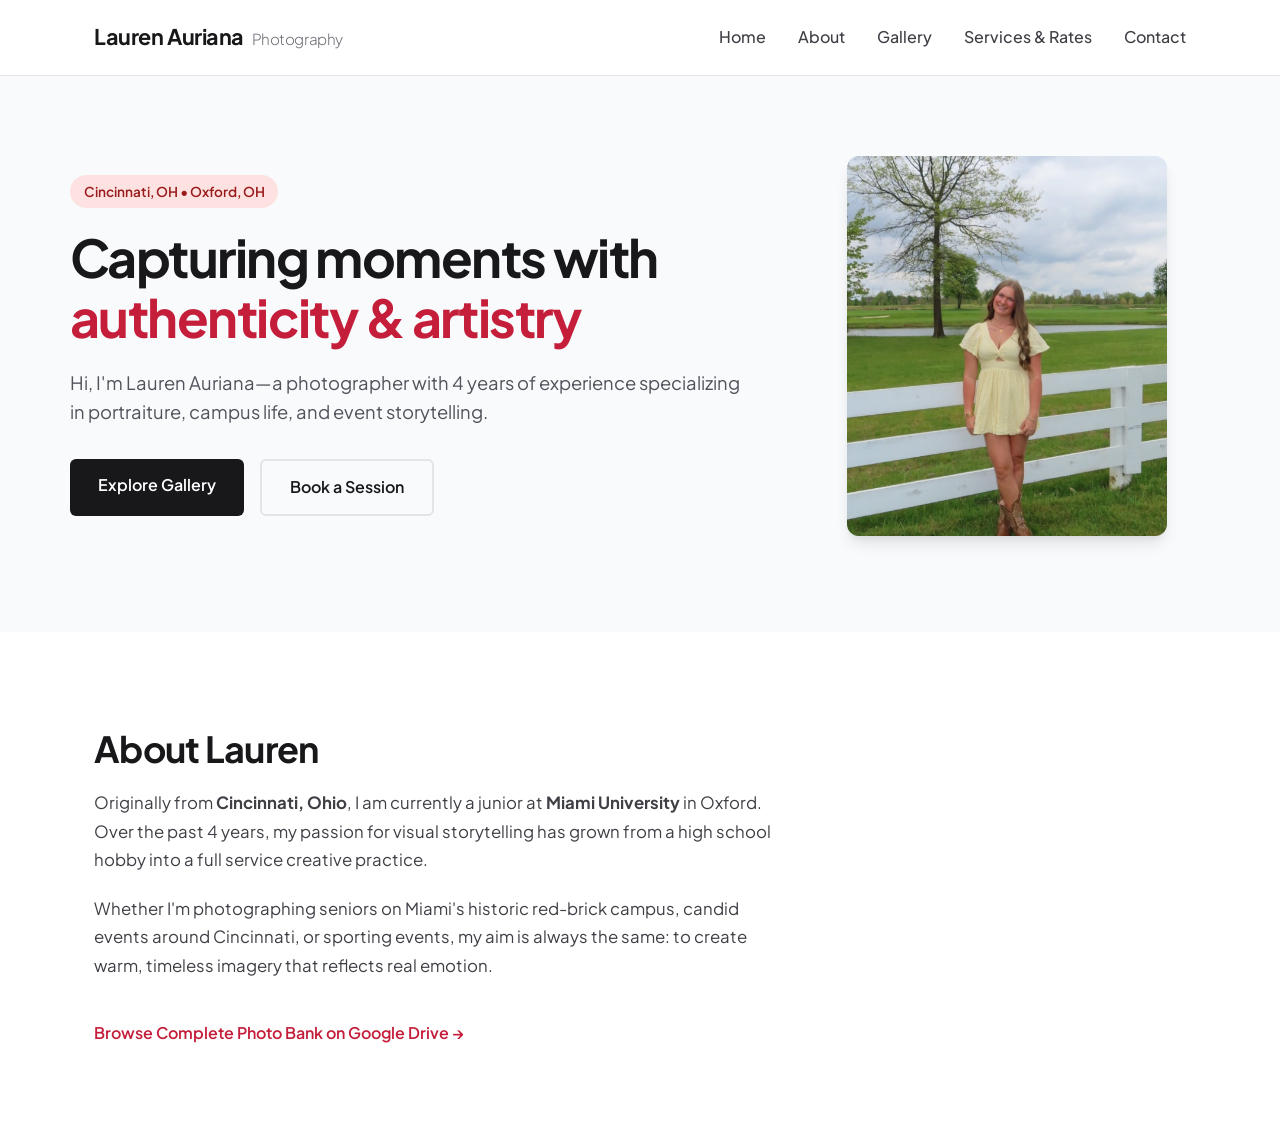
<file: index.html>
<!DOCTYPE html>
<html lang="en">
<head>
    <meta charset="UTF-8">
    <meta name="viewport" content="width=device-width, initial-scale=1.0">
    <title>Lauren Auriana | Photography Portfolio</title>
    <link rel="stylesheet" href="styles.css">
    <!-- Google Fonts -->
    <link rel="preconnect" href="https://fonts.googleapis.com">
    <link rel="preconnect" href="https://fonts.gstatic.com" crossorigin>
    <link href="https://fonts.googleapis.com/css2?family=Plus+Jakarta+Sans:wght@300;400;500;600;700&display=swap" rel="stylesheet">
</head>
<body>

    <!-- Header & Navigation Bar -->
    <header class="navbar-header">
        <div class="nav-container">
            <a href="#hero" class="brand-logo">Lauren Auriana <span class="tag">Photography</span></a>
            <nav class="nav-menu">
                <ul>
                    <li><a href="index.html">Home</a></li>
                    <li><a href="About.html">About</a></li>
                    <li><a href="Gallery.html">Gallery</a></li>
                    <li><a href="S&R.html">Services & Rates</a></li>
                    <li><a href="Contact.html" class="active">Contact</a></li>
                </ul>
            </nav>
        </div>
    </header>

    <!-- Main Content Area -->
    <main>
        
        <!-- Hero Banner Section -->
        <section id="hero" class="hero-section">
            <div class="hero-container">
                <div class="hero-text">
                    <span class="badge">Cincinnati, OH &bull; Oxford, OH</span>
                    <h1>Capturing moments with <span class="highlight">authenticity & artistry</span></h1>
                    <p class="subtitle">Hi, I'm Lauren Auriana—a photographer with 4 years of experience specializing in portraiture, campus life, and event storytelling.</p>
                    <div class="hero-actions">
                        <a href="Gallery.html" class="btn btn-primary">Explore Gallery</a>
                        <a href="Contact.html" class="btn btn-outline">Book a Session</a>
                    </div>
                </div>
                <div class="hero-image-wrapper">
                    <!-- Replace 'lauren-portrait.jpg' with your photo filename -->
                    <img src="Images/IMG_4068.JPG" alt="Lauren Auriana Portrait" class="profile-img">
                </div>
            </div>
        </section>

        <!-- Section 1: About Me -->
        <section id="about" class="section">
            <div class="container">
                <h2 class="section-title">About Lauren</h2>
                <div class="about-grid">
                    <div class="about-bio">
                        <p>Originally from <strong>Cincinnati, Ohio</strong>, I am currently a junior at <strong>Miami University</strong> in Oxford. Over the past 4 years, my passion for visual storytelling has grown from a high school hobby into a full service creative practice.</p>
                        <p>Whether I'm photographing seniors on Miami's historic red-brick campus, candid events around Cincinnati, or sporting events, my aim is always the same: to create warm, timeless imagery that reflects real emotion.</p>
                        <a href="https://drive.google.com/drive/folders/1ESZ1KI2FhLfgGzex_Zj77bA0giWdPBnZ?usp=drive_link" target="_blank" rel="noopener noreferrer" class="link-external">
                            Browse Complete Photo Bank on Google Drive &rarr;
                        </a>
</file>
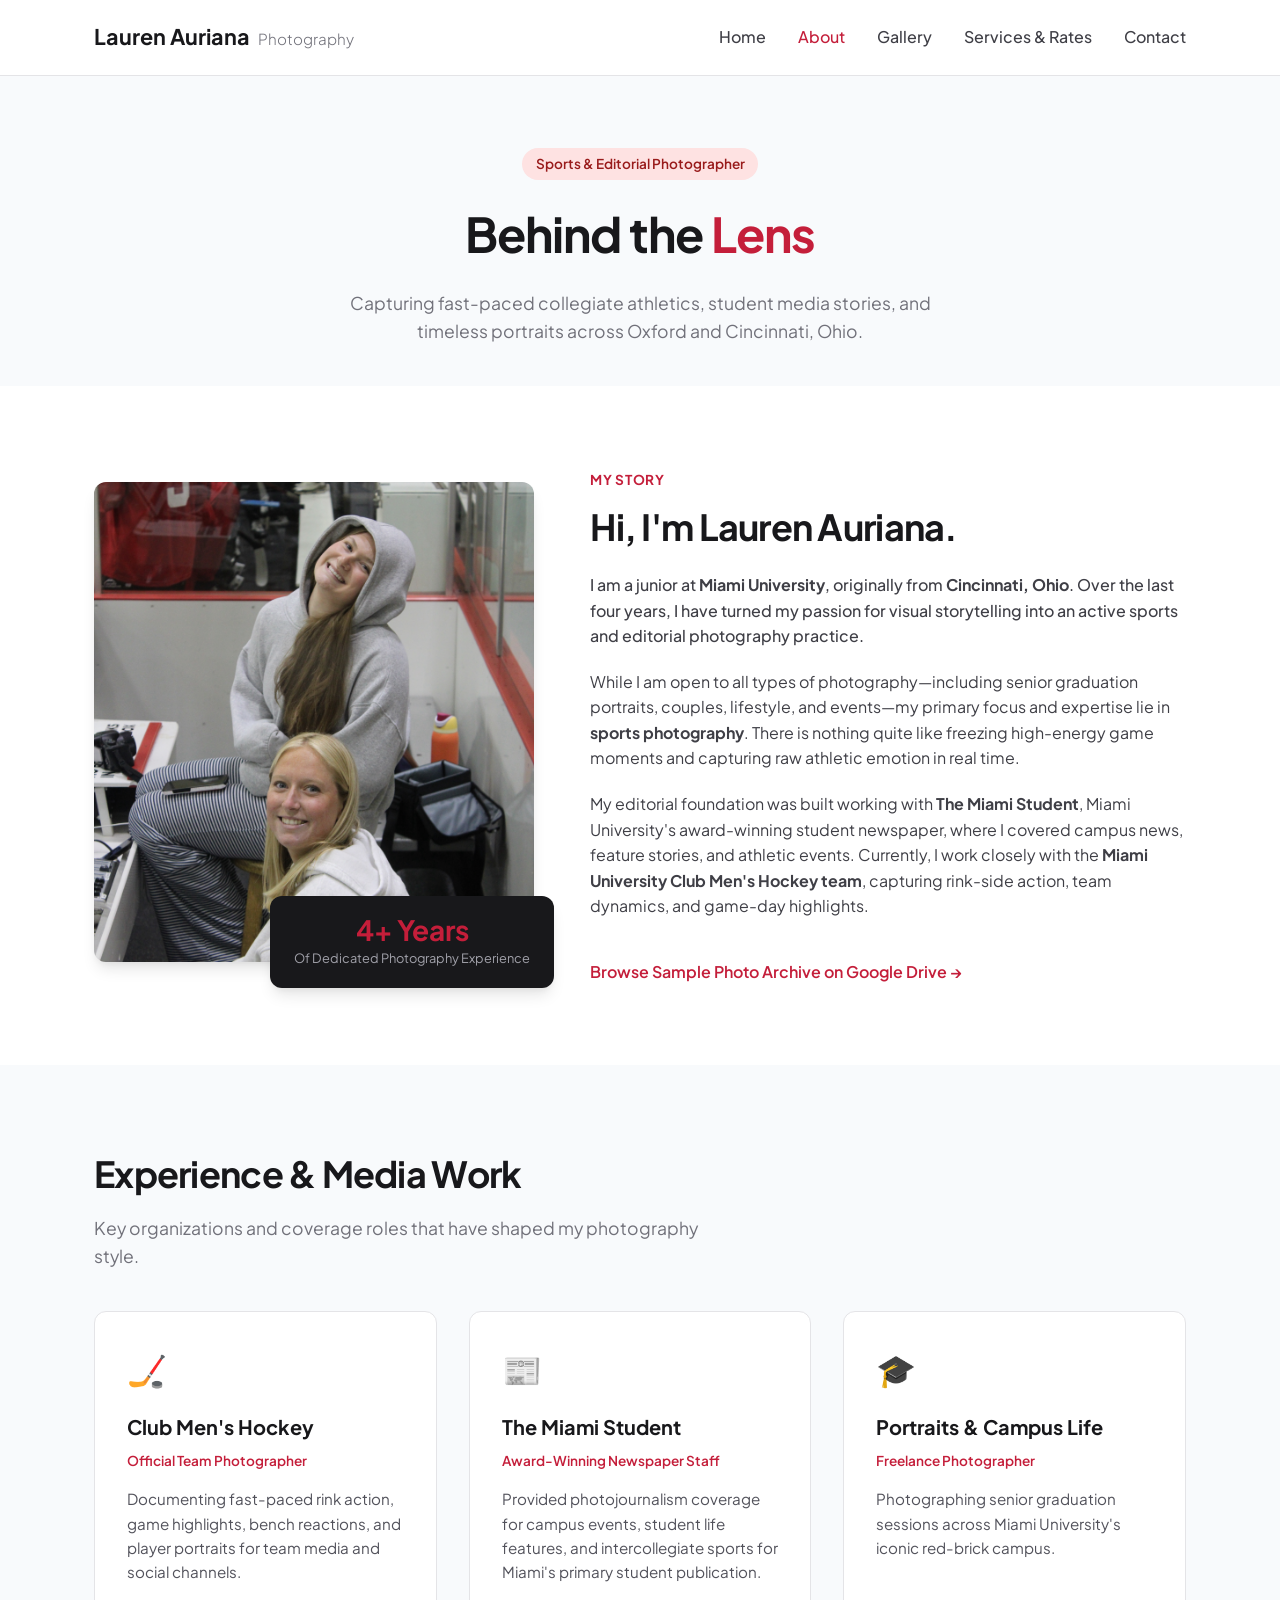
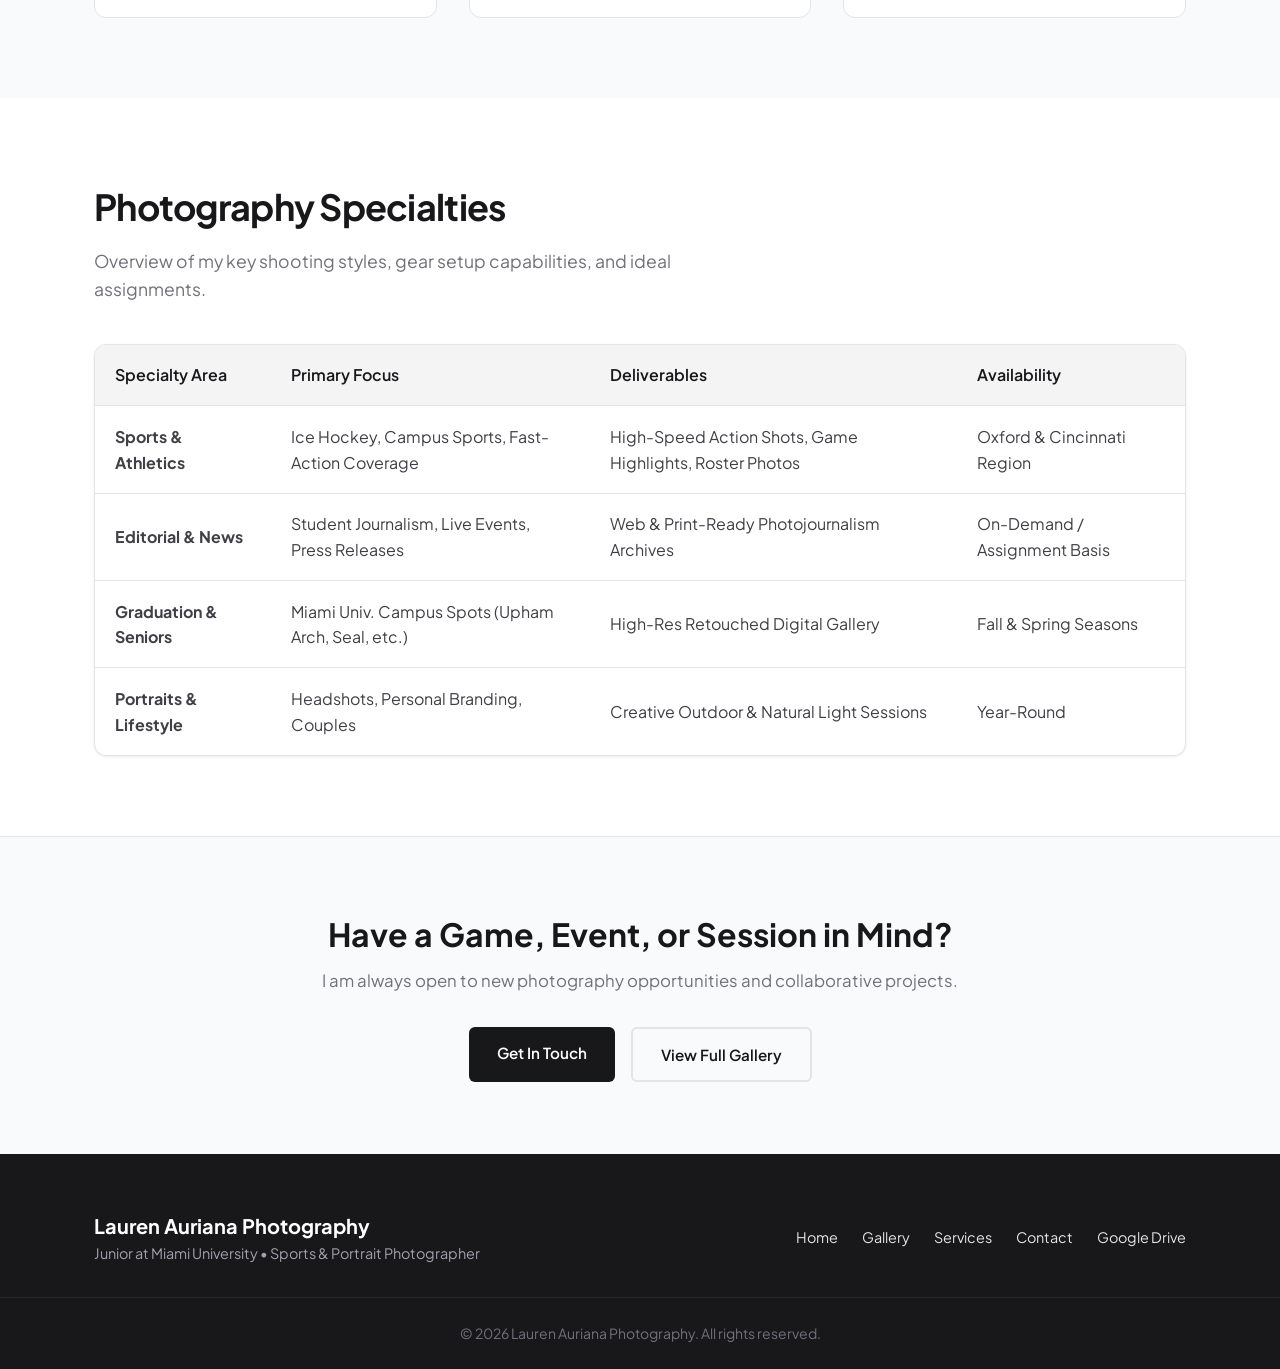
<file: About.html>
<!DOCTYPE html>
<html lang="en">
<head>
    <meta charset="UTF-8">
    <meta name="viewport" content="width=device-width, initial-scale=1.0">
    <title>About Me | Lauren Auriana Photography</title>
    <link rel="stylesheet" href="About.css">
    <!-- Google Fonts -->
    <link rel="preconnect" href="https://fonts.googleapis.com">
    <link rel="preconnect" href="https://fonts.gstatic.com" crossorigin>
    <link href="https://fonts.googleapis.com/css2?family=Plus+Jakarta+Sans:wght@300;400;500;600;700&display=swap" rel="stylesheet">
</head>
<body>

    <!-- Header & Navigation Bar -->
    <header class="navbar-header">
        <div class="nav-container">
            <a href="index.html" class="brand-logo">Lauren Auriana <span class="tag">Photography</span></a>
            <nav class="nav-menu">
                <ul>
                    <li><a href="index.html">Home</a></li>
                    <li><a href="About.html" class="active">About</a></li>
                    <li><a href="Gallery.html">Gallery</a></li>
                    <li><a href="S&R.html">Services & Rates</a></li>
                    <li><a href="Contact.html">Contact</a></li>
                </ul>
            </nav>
        </div>
    </header>

    <!-- Main Content Area -->
    <main>
        
        <!-- Hero Section -->
        <section class="about-hero">
            <div class="container">
                <span class="badge">Sports & Editorial Photographer</span>
                <h1>Behind the <span class="highlight">Lens</span></h1>
                <p class="subtitle">Capturing fast-paced collegiate athletics, student media stories, and timeless portraits across Oxford and Cincinnati, Ohio.</p>
            </div>
        </section>

        <!-- Main Bio & Story Section -->
        <section class="section">
            <div class="container">
                <div class="bio-grid">
                    
                    <div class="bio-image-wrapper">
                        <!-- Replace 'lauren-action.jpg' with your photo filename -->
                        <img src="Images/IMG_0722_Original.jpg" alt="Lauren Auriana Behind the Camera" class="bio-img">
                        <div class="experience-card">
                            <h3>4+ Years</h3>
                            <p>Of Dedicated Photography Experience</p>
                        </div>
                    </div>

                    <div class="bio-text">
                        <span class="section-tag">My Story</span>
                        <h2>Hi, I'm Lauren Auriana.</h2>
                        <p class="lead-p">I am a junior at <strong>Miami University</strong>, originally from <strong>Cincinnati, Ohio</strong>. Over the last four years, I have turned my passion for visual storytelling into an active sports and editorial photography practice.</p>

                        <p>While I am open to all types of photography—including senior graduation portraits, couples, lifestyle, and events—my primary focus and expertise lie in <strong>sports photography</strong>. There is nothing quite like freezing high-energy game moments and capturing raw athletic emotion in real time.</p>

                        <p>My editorial foundation was built working with <strong>The Miami Student</strong>, Miami University's award-winning student newspaper, where I covered campus news, feature stories, and athletic events. Currently, I work closely with the <strong>Miami University Club Men's Hockey team</strong>, capturing rink-side action, team dynamics, and game-day highlights.</p>

                        <a href="https://drive.google.com/drive/folders/1ESZ1KI2FhLfgGzex_Zj77bA0giWdPBnZ?usp=drive_link" target="_blank" rel="noopener noreferrer" class="link-external">
                            Browse Sample Photo Archive on Google Drive &rarr;
                        </a>
                    </div>

                </div>
            </div>
        </section>

        <!-- Experience Highlights / Timeline -->
        <section class="section section-alt">
            <div class="container">
                <h2 class="section-title">Experience & Media Work</h2>
                <p class="section-intro">Key organizations and coverage roles that have shaped my photography style.</p>

                <div class="experience-grid">
                    
                    <div class="exp-card">
                        <div class="exp-icon">&#127954;</div>
                        <h3>Club Men's Hockey</h3>
                        <span class="exp-role">Official Team Photographer</span>
                        <p>Documenting fast-paced rink action, game highlights, bench reactions, and player portraits for team media and social channels.</p>
                    </div>

                    <div class="exp-card">
                        <div class="exp-icon">&#128240;</div>
                        <h3>The Miami Student</h3>
                        <span class="exp-role">Award-Winning Newspaper Staff</span>
                        <p>Provided photojournalism coverage for campus events, student life features, and intercollegiate sports for Miami's primary student publication.</p>
                    </div>

                    <div class="exp-card">
                        <div class="exp-icon">&#127891;</div>
                        <h3>Portraits & Campus Life</h3>
                        <span class="exp-role">Freelance Photographer</span>
                        <p>Photographing senior graduation sessions across Miami University's iconic red-brick campus.</p>
                    </div>

                </div>
            </div>
        </section>

        <!-- Sports & Photography Capabilities Table -->
        <section class="section">
            <div class="container">
                <h2 class="section-title">Photography Specialties</h2>
                <p class="section-intro">Overview of my key shooting styles, gear setup capabilities, and ideal assignments.</p>

                <div class="table-wrapper">
                    <table class="specialty-table">
                        <thead>
                            <tr>
                                <th>Specialty Area</th>
                                <th>Primary Focus</th>
                                <th>Deliverables</th>
                                <th>Availability</th>
                            </tr>
                        </thead>
                        <tbody>
                            <tr>
                                <td><strong>Sports & Athletics</strong></td>
                                <td>Ice Hockey, Campus Sports, Fast-Action Coverage</td>
                                <td>High-Speed Action Shots, Game Highlights, Roster Photos</td>
                                <td>Oxford & Cincinnati Region</td>
                            </tr>
                            <tr>
                                <td><strong>Editorial & News</strong></td>
                                <td>Student Journalism, Live Events, Press Releases</td>
                                <td>Web & Print-Ready Photojournalism Archives</td>
                                <td>On-Demand / Assignment Basis</td>
                            </tr>
                            <tr>
                                <td><strong>Graduation & Seniors</strong></td>
                                <td>Miami Univ. Campus Spots (Upham Arch, Seal, etc.)</td>
                                <td>High-Res Retouched Digital Gallery</td>
                                <td>Fall & Spring Seasons</td>
                            </tr>
                            <tr>
                                <td><strong>Portraits & Lifestyle</strong></td>
                                <td>Headshots, Personal Branding, Couples</td>
                                <td>Creative Outdoor & Natural Light Sessions</td>
                                <td>Year-Round</td>
                            </tr>
                        </tbody>
                    </table>
                </div>
            </div>
        </section>

        <!-- Call to Action Banner -->
        <section class="cta-banner">
            <div class="container text-center">
                <h2>Have a Game, Event, or Session in Mind?</h2>
                <p>I am always open to new photography opportunities and collaborative projects.</p>
                <div class="cta-buttons">
                    <a href="Contact.html" class="btn btn-primary">Get In Touch</a>
                    <a href="Gallery.html" class="btn btn-outline">View Full Gallery</a>
                </div>
            </div>
        </section>

    </main>

    <!-- Footer -->
    <footer class="footer">
        <div class="container footer-container">
            <div class="footer-info">
                <h3>Lauren Auriana Photography</h3>
                <p>Junior at Miami University &bull; Sports & Portrait Photographer</p>
            </div>
            <div class="footer-socials">
                <a href="index.html">Home</a>
                <a href="Gallery.html">Gallery</a>
                <a href="S&R.html">Services</a>
                <a href="Contact.html">Contact</a>
                <a href="https://drive.google.com/drive/folders/1ESZ1KI2FhLfgGzex_Zj77bA0giWdPBnZ?usp=drive_link" target="_blank" rel="noopener noreferrer">Google Drive</a>
            </div>
        </div>
        <div class="footer-bottom">
            <p>&copy; 2026 Lauren Auriana Photography. All rights reserved.</p>
        </div>
    </footer>

</body>
</html>
</file>
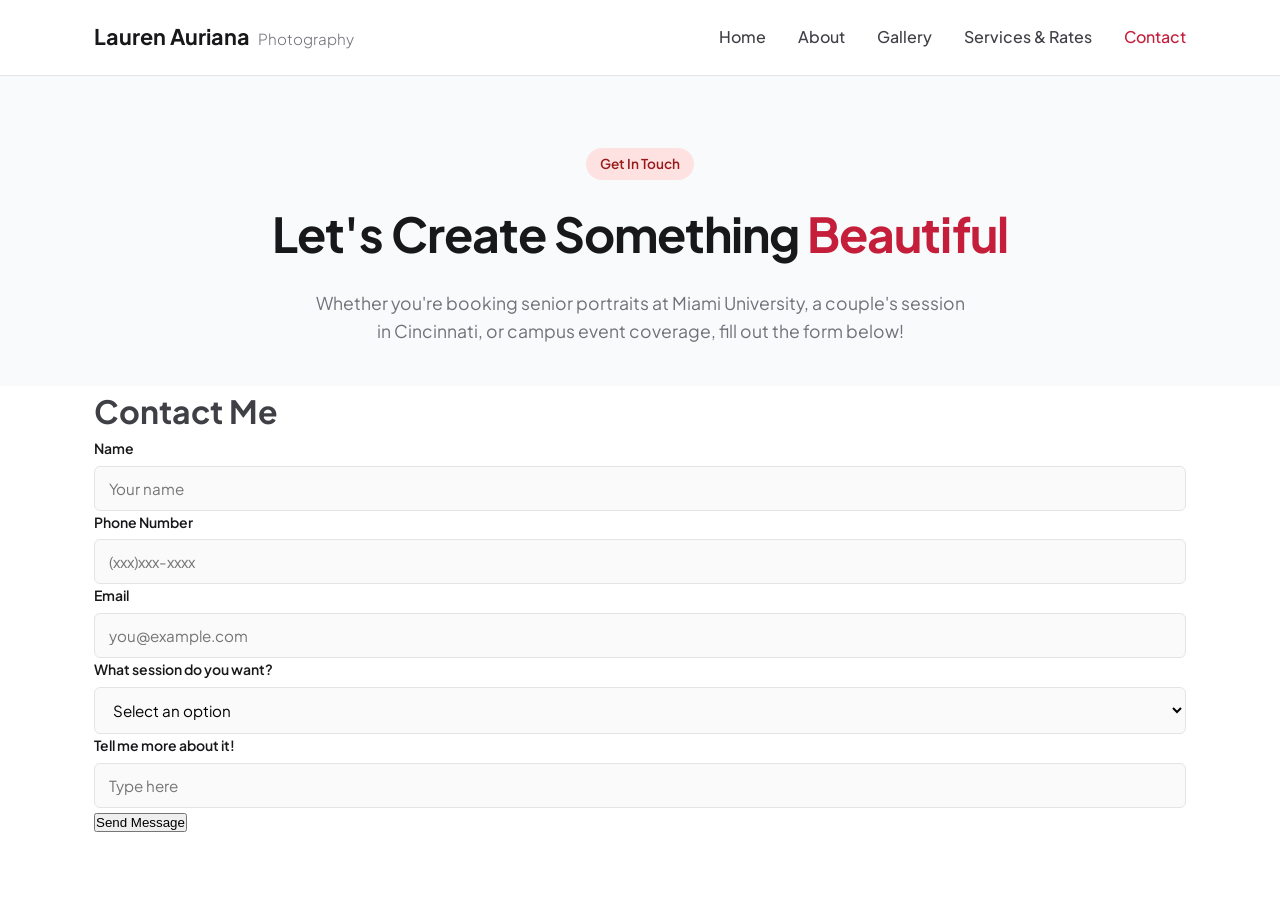
<file: Contact.html>
<!DOCTYPE html>
<html lang="en">
<head>
    <meta charset="UTF-8">
    <meta name="viewport" content="width=device-width, initial-scale=1.0">
    <title>Contact & Booking | Lauren Auriana Photography</title>
    <link rel="stylesheet" href="Contact.css">
    <!-- Google Fonts -->
    <link rel="preconnect" href="https://fonts.googleapis.com">
    <link rel="preconnect" href="https://fonts.gstatic.com" crossorigin>
    <link href="https://fonts.googleapis.com/css2?family=Plus+Jakarta+Sans:wght@300;400;500;600;700&display=swap" rel="stylesheet">
</head>
<body>

    <!-- Header & Navigation Bar -->
    <header class="navbar-header">
        <div class="nav-container">
            <a href="index.html" class="brand-logo">Lauren Auriana <span class="tag">Photography</span></a>
            <nav class="nav-menu">
                <ul>
                    <li><a href="index.html">Home</a></li>
                    <li><a href="About.html">About</a></li>
                    <li><a href="Gallery.html">Gallery</a></li>
                    <li><a href="S&R.html">Services & Rates</a></li>
                    <li><a href="Contact.html" class="active">Contact</a></li>
                </ul>
            </nav>
        </div>
    </header>

    <!-- Main Content -->
    <main>
        
        <!-- Hero Section -->
        <section class="contact-hero">
            <div class="container">
                <span class="badge">Get In Touch</span>
                <h1>Let's Create Something <span class="highlight">Beautiful</span></h1>
                <p class="subtitle">Whether you're booking senior portraits at Miami University, a couple's session in Cincinnati, or campus event coverage, fill out the form below!</p>
            </div>
        </section>

        <!-- Form & Info Section -->
         <div class="main-wrapper">
        <div class="container">
            <h1>Contact Me</h1>

            <form action="https://formspree.io/f/mqppqjed" method="POST">
                <div class="form-group">
                    <label for="name">Name</label>
                    <input type="text" id="name" name="name" placeholder="Your name" required>
                </div>
                
                <div class="form-group">
                    <label for="Numer">Phone Number</label>
                    <input type="phone number" id="Number" name="Number" placeholder="(xxx)xxx-xxxx" required>
                </div>

                <div class="form-group">
                    <label for="email">Email</label>
                    <input type="email" id="email" name="email" placeholder="you@example.com" required>
                </div>

                <div class="form-group">
                    <label for="hear-about">What session do you want?</label>
                    <select name="reference" id="hear-about">
                        <option value="" disabled selected>Select an option</option>
                        <option value="Grad & Senior">Grad & Senior</option>
                        <option value="Sporting Event">Sporting Event</option>
                        <option value="Couple/engagement">Couple/Engagement</option>
                        <option value="Portraits/Headshots">Portraits/Headshots</option>
                        <option value="Events/Socials">Events & Socials</option>
                    </select>
                </div>

                <div class="form-group">
                    <label>Tell me more about it!</label>
                    <div class="radio-group">
                        <input type="text" id="name" name="name" placeholder="Type here" required>
                    </div>
                </div>

                <button type="submit">Send Message</button>
            </form>
        </div>
</file>
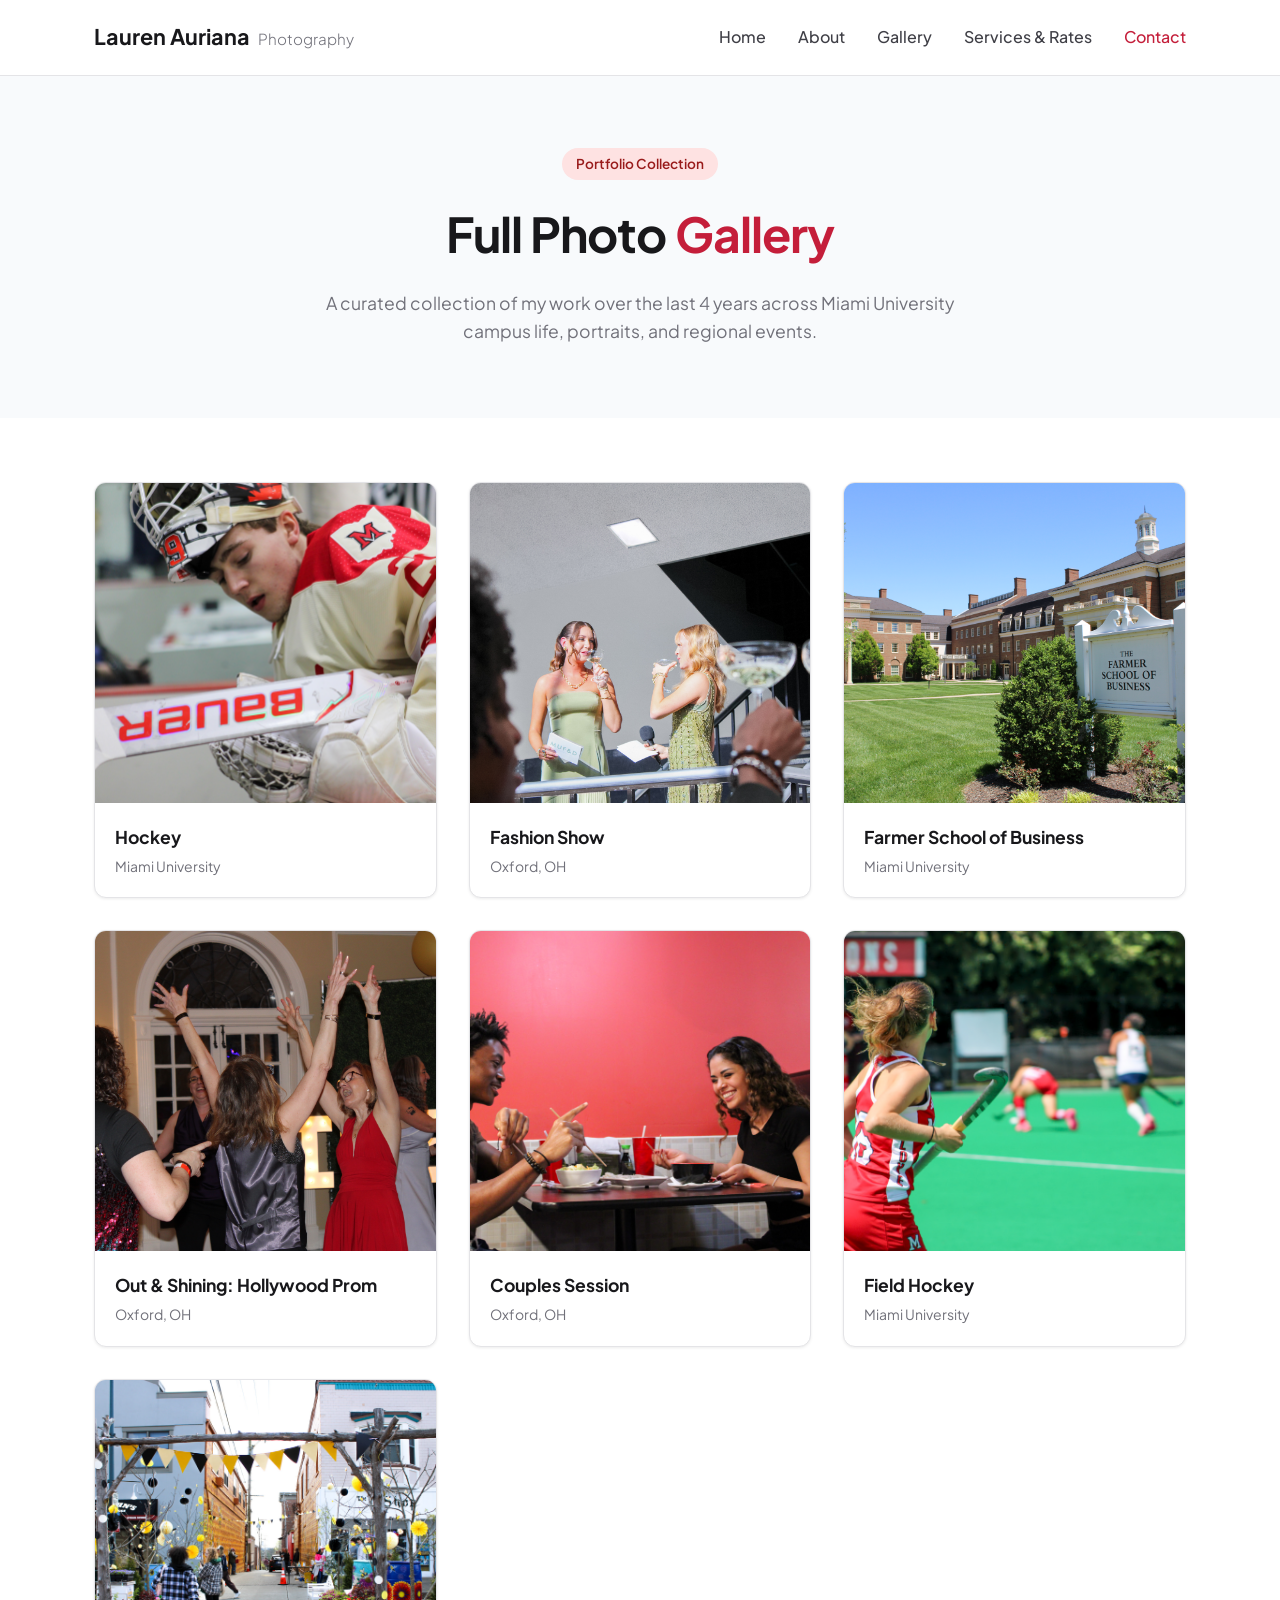
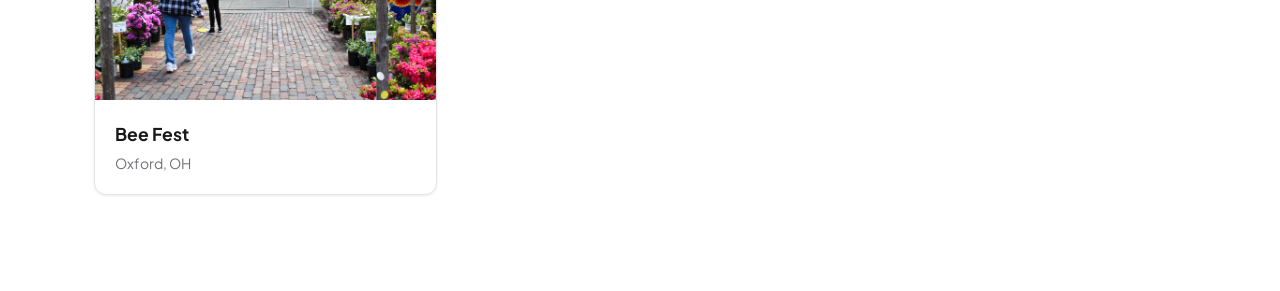
<file: Gallery.html>
<!DOCTYPE html>
<html lang="en">
<head>
    <meta charset="UTF-8">
    <meta name="viewport" content="width=device-width, initial-scale=1.0">
    <title>Gallery | Lauren Auriana Photography</title>
    <link rel="stylesheet" href="Gallery.css">
    <!-- Google Fonts -->
    <link rel="preconnect" href="https://fonts.googleapis.com">
    <link rel="preconnect" href="https://fonts.gstatic.com" crossorigin>
    <link href="https://fonts.googleapis.com/css2?family=Plus+Jakarta+Sans:wght@300;400;500;600;700&display=swap" rel="stylesheet">
</head>
<body>

    <!-- Header & Navigation -->
    <header class="navbar-header">
        <div class="nav-container">
            <a href="index.html" class="brand-logo">Lauren Auriana <span class="tag">Photography</span></a>
            <nav class="nav-menu">
                 <ul>
                    <li><a href="index.html">Home</a></li>
                    <li><a href="About.html">About</a></li>
                    <li><a href="Gallery.html">Gallery</a></li>
                    <li><a href="S&R.html">Services & Rates</a></li>
                    <li><a href="Contact.html" class="active">Contact</a></li>
                </ul>
            </nav>
        </div>
    </header>

    <!-- Main Content -->
    <main class="gallery-page">
        <section class="gallery-hero">
            <div class="container">
                <span class="badge">Portfolio Collection</span>
                <h1>Full Photo <span class="highlight">Gallery</span></h1>
                <p class="subtitle">A curated collection of my work over the last 4 years across Miami University campus life, portraits, and regional events.</p>
                
            </div>
        </section>

        <!-- Photo Grid Section -->
        <section class="gallery-section">
            <div class="container">
                <div class="photo-grid">

                    <!-- PHOTO ITEM 1 -->
                    <div class="photo-card filter-item portraits campus">
                        <img src="Images/IMG_4934.JPG" alt="Hockey" onclick="openLightbox(this)">
                        <div class="photo-info">
                            <h3>Hockey</h3>
                            <p>Miami University</p>
                        </div>
                    </div>

                    <!-- PHOTO ITEM 2 -->
                    <div class="photo-card filter-item portraits lifestyle">
                        <img src="Images/IMG_0858%20(1).jpg" alt="Fashion Show" onclick="openLightbox(this)">
                        <div class="photo-info">
                            <h3>Fashion Show</h3>
                            <p>Oxford, OH</p>
                        </div>
                    </div>

                    <!-- PHOTO ITEM 3 -->
                    <div class="photo-card filter-item campus events">
                        <img src="Images/IMG_1506.JPG" alt="Farmer" onclick="openLightbox(this)">
                        <div class="photo-info">
                            <h3>Farmer School of Business</h3>
                            <p>Miami University</p>
                        </div>
                    </div>

                    <!-- PHOTO ITEM 4 -->
                    <div class="photo-card filter-item portraits">
                        <img src="Images/IMG_0404.JPG" alt="Prom" onclick="openLightbox(this)">
                        <div class="photo-info">
                            <h3>Out & Shining: Hollywood Prom</h3>
                            <p>Oxford, OH</p>
                        </div>
                    </div>

                    <!-- PHOTO ITEM 5 -->
                    <div class="photo-card filter-item lifestyle">
                        <img src="Images/IMG_0521.JPG" alt="Couples Session" onclick="openLightbox(this)">
                        <div class="photo-info">
                            <h3>Couples Session</h3>
                            <p>Oxford, OH</p>
                        </div>
                    </div>

                    <!-- PHOTO ITEM 6 -->
                    <div class="photo-card filter-item campus">
                        <img src="Images/IMG_1559.jpg" alt="Field Hockey" onclick="openLightbox(this)">
                        <div class="photo-info">
                            <h3>Field Hockey</h3>
                            <p>Miami University</p>
                        </div>
                    </div>

                    <!-- PHOTO ITEM 7 -->
                    <div class="photo-card filter-item events">
                        <img src="Images/IMG_0799.JPG" alt="Music Festival Event Photography" onclick="openLightbox(this)">
                        <div class="photo-info">
                        <h3>Bee Fest</h3>
                            <p>Oxford, OH</p>
                            </div>
</file>
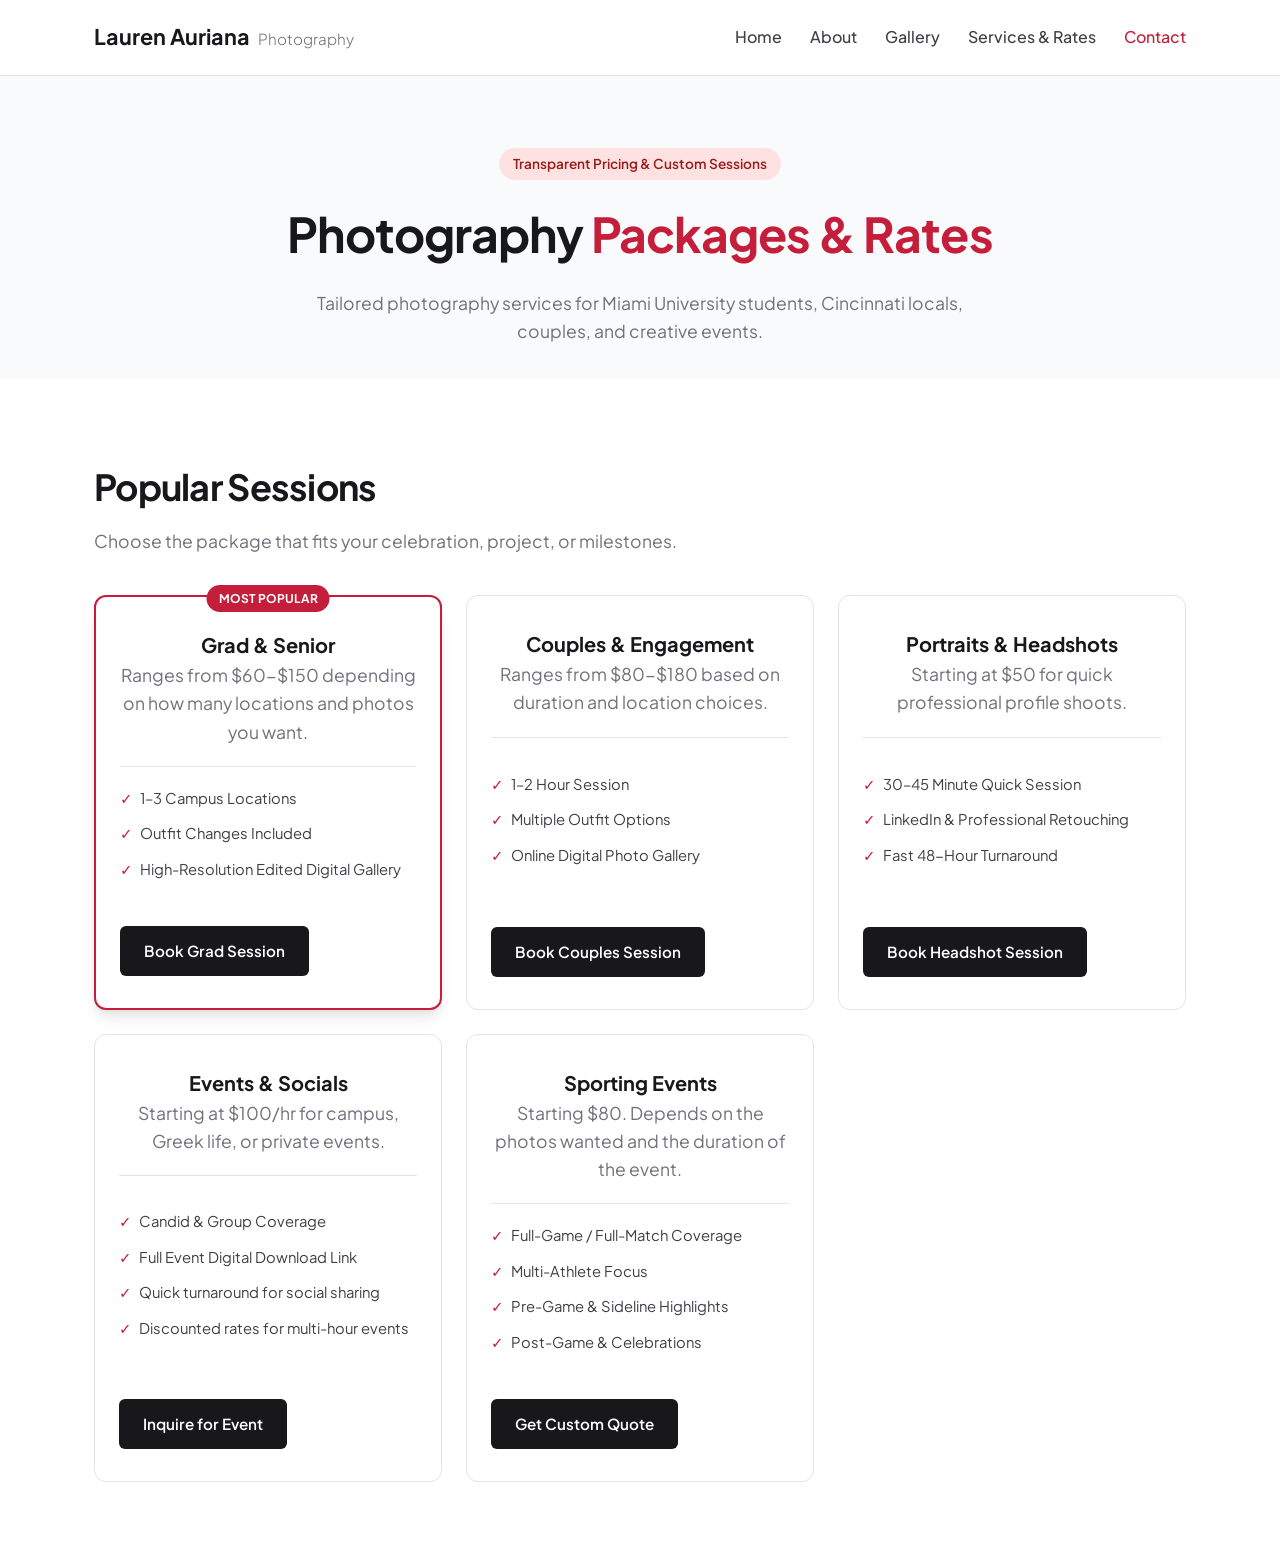
<file: S&R.html>
<!DOCTYPE html>
<html lang="en">
<head>
    <meta charset="UTF-8">
    <meta name="viewport" content="width=device-width, initial-scale=1.0">
    <title>Services & Pricing | Lauren Auriana Photography</title>
    <link rel="stylesheet" href="S&R.css">
    <!-- Google Fonts -->
    <link rel="preconnect" href="https://fonts.googleapis.com">
    <link rel="preconnect" href="https://fonts.gstatic.com" crossorigin>
    <link href="https://fonts.googleapis.com/css2?family=Plus+Jakarta+Sans:wght@300;400;500;600;700&display=swap" rel="stylesheet">
</head>
<body>

    <!-- Header & Navigation Bar -->
    <header class="navbar-header">
        <div class="nav-container">
            <a href="index.html" class="brand-logo">Lauren Auriana <span class="tag">Photography</span></a>
            <nav class="nav-menu">
                <ul>
                    <li><a href="index.html">Home</a></li>
                    <li><a href="About.html">About</a></li>
                    <li><a href="Gallery.html">Gallery</a></li>
                    <li><a href="S&R.html">Services & Rates</a></li>
                    <li><a href="Contact.html" class="active">Contact</a></li>
                </ul>
            </nav>
        </div>
    </header>

    <!-- Main Content -->
    <main>
        
        <!-- Hero Section -->
        <section class="services-hero">
            <div class="container">
                <span class="badge">Transparent Pricing & Custom Sessions</span>
                <h1>Photography <span class="highlight">Packages & Rates</span></h1>
                <p class="subtitle">Tailored photography services for Miami University students, Cincinnati locals, couples, and creative events.</p>
            </div>
        </section>

        <!-- Featured Package Cards -->
        <section class="section">
            <div class="container">
                <h2 class="section-title">Popular Sessions</h2>
                <p class="section-intro">Choose the package that fits your celebration, project, or milestones.</p>

                <div class="packages-grid">
                    
                    <!-- Package 1: Senior & Grad -->
                    <div class="package-card featured">
                        <span class="popular-tag">Most Popular</span>
                        <div class="package-header">
                            <h3>Grad & Senior</h3>
                            <p class="subtitle">Ranges from $60-$150 depending on how many locations and photos you want.</p>
                        </div>
                        <ul class="package-features">
                            <li>1–3 Campus Locations</li>
                            <li>Outfit Changes Included</li>
                            <li>High-Resolution Edited Digital Gallery</li>
                        </ul>
                        <div class="package-footer">
                            <a href="Contact.html" class="btn btn-primary">Book Grad Session</a>
                        </div>
                    </div>

                    <!-- Package 2: Couples & Engagement -->
                    <div class="package-card">
                        <div class="package-header">
                            <h3>Couples & Engagement</h3>
                            <p class="subtitle">Ranges from $80-$180 based on duration and location choices.</p>
                        </div>
                        <ul class="package-features">
                            <li>1–2 Hour Session</li>
                            <li>Multiple Outfit Options</li>
                            <li>Online Digital Photo Gallery</li>
                        </ul>
                        <div class="package-footer">
                            <a href="Contact.html" class="btn btn-primary">Book Couples Session</a>
                        </div>
                    </div>

                    <!-- Package 3: Portraits & Headshots -->
                    <div class="package-card">
                        <div class="package-header">
                            <h3>Portraits & Headshots</h3>
                            <p class="subtitle">Starting at $50 for quick professional profile shoots.</p>
                        </div>
                        <ul class="package-features">
                            <li>30–45 Minute Quick Session</li>
                            <li>LinkedIn & Professional Retouching</li>
                            <li>Fast 48-Hour Turnaround</li>
                        </ul>
                        <div class="package-footer">
                            <a href="Contact.html" class="btn btn-primary">Book Headshot Session</a>
                        </div>
                    </div>

                    <!-- Package 4: Events & Parties -->
                    <div class="package-card">
                        <div class="package-header">
                            <h3>Events & Socials</h3>
                            <p class="subtitle">Starting at $100/hr for campus, Greek life, or private events.</p>
                        </div>
                        <ul class="package-features">
                            <li>Candid & Group Coverage</li>
                            <li>Full Event Digital Download Link</li>
                            <li>Quick turnaround for social sharing</li>
                            <li>Discounted rates for multi-hour events</li>
                        </ul>
                        <div class="package-footer">
                            <a href="Contact.html" class="btn btn-primary">Inquire for Event</a>
                        </div>
                    </div>

                    <!-- Package 5: Custom & Branding -->
                    <div class="package-card">
                        <div class="package-header">
                            <h3>Sporting Events</h3>
                            <p class="subtitle">Starting $80. Depends on the photos wanted and the duration of the event.</p>
                        </div>
                        <ul class="package-features">
                            <li>Full-Game / Full-Match Coverage</li>
                            <li>Multi-Athlete Focus</li>
                            <li>Pre-Game & Sideline Highlights</li>
                            <li>Post-Game & Celebrations</li>
                        </ul>
                        <div class="package-footer">
                            <a href="Contact.html" class="btn btn-primary">Get Custom Quote</a>
                        </div>
                    </div>

                </div>
            </div>
        </section>

    </main>

</body>
</html>
</file>
<file: styles.css>
/* ==========================================================================
   1. CSS RESET & GLOBAL VARIABLES
   ========================================================================== */
:root {
    --primary-color: #c41e3a;       /* Elegant Miami Red accent */
    --primary-dark: #991b1b;
    --dark-neutral: #18181b;        /* Deep Charcoal */
    --body-text: #3f3f46;           /* Mid Slate */
    --light-bg: #f8fafc;            /* Crisp Warm Light */
    --white: #ffffff;
    --border-color: #e4e4e7;
    --shadow-sm: 0 1px 3px rgba(0,0,0,0.08);
    --shadow-md: 0 10px 15px -3px rgba(0,0,0,0.1), 0 4px 6px -2px rgba(0,0,0,0.05);
    --radius-sm: 6px;
    --radius-lg: 12px;
    --transition: all 0.3s cubic-bezier(0.4, 0, 0.2, 1);
}

*, *::before, *::after {
    box-sizing: border-box;
    margin: 0;
    padding: 0;
}

html {
    scroll-behavior: smooth;
}

body {
    font-family: 'Plus Jakarta Sans', system-ui, -apple-system, sans-serif;
    color: var(--body-text);
    background-color: var(--white);
    line-height: 1.6;
}

img {
    max-width: 100%;
    height: auto;
    display: block;
}

/* ==========================================================================
   2. UTILITIES & REUSABLE COMPONENTS
   ========================================================================== */
.container {
    max-width: 1140px;
    margin: 0 auto;
    padding: 0 1.5rem;
}

.section {
    padding: 5.5rem 0;
}

.section-alt {
    background-color: var(--light-bg);
}

.section-title {
    font-size: 2.25rem;
    color: var(--dark-neutral);
    margin-bottom: 0.75rem;
    font-weight: 700;
    letter-spacing: -0.02em;
}

.section-intro {
    font-size: 1.1rem;
    margin-bottom: 2.5rem;
    max-width: 620px;
    color: #71717a;
}

.badge {
    display: inline-block;
    background-color: #fee2e2;
    color: var(--primary-dark);
    font-size: 0.85rem;
    font-weight: 600;
    padding: 0.35rem 0.85rem;
    border-radius: 50px;
    margin-bottom: 1.25rem;
}

.btn {
    display: inline-block;
    padding: 0.85rem 1.75rem;
    font-weight: 600;
    border-radius: var(--radius-sm);
    text-decoration: none;
    transition: var(--transition);
}

.btn-primary {
    background-color: var(--dark-neutral);
    color: var(--white);
}

.btn-primary:hover {
    background-color: var(--primary-color);
}

.btn-outline {
    border: 2px solid var(--border-color);
    color: var(--dark-neutral);
}

.btn-outline:hover {
    border-color: var(--dark-neutral);
    background-color: var(--dark-neutral);
    color: var(--white);
}

.link-external {
    display: inline-block;
    margin-top: 1.25rem;
    color: var(--primary-color);
    font-weight: 600;
    text-decoration: none;
}

.link-external:hover {
    text-decoration: underline;
}

/* ==========================================================================
   3. HEADER & NAVIGATION BAR
   ========================================================================== */
.navbar-header {
    position: sticky;
    top: 0;
    background-color: rgba(255, 255, 255, 0.92);
    backdrop-filter: blur(10px);
    border-bottom: 1px solid var(--border-color);
    z-index: 1000;
}

.nav-container {
    max-width: 1140px;
    margin: 0 auto;
    padding: 1.25rem 1.5rem;
    display: flex;
    justify-content: space-between;
    align-items: center;
}

.brand-logo {
    font-size: 1.35rem;
    font-weight: 700;
    color: var(--dark-neutral);
    text-decoration: none;
    letter-spacing: -0.02em;
}

.brand-logo .tag {
    font-weight: 300;
    font-size: 0.95rem;
    color: #71717a;
    margin-left: 0.25rem;
}

.nav-menu ul {
    display: flex;
    list-style: none;
    gap: 2rem;
}

.nav-menu a {
    text-decoration: none;
    color: var(--body-text);
    font-weight: 500;
    transition: var(--transition);
}

.nav-menu a:hover {
    color: var(--primary-color);
}

/* ==========================================================================
   4. HERO SECTION
   ========================================================================== */
.hero-section {
    padding: 5rem 1.5rem 6rem;
    background-color: var(--light-bg);
}

.hero-container {
    max-width: 1140px;
    margin: 0 auto;
    display: grid;
    grid-template-columns: 1.25fr 0.75fr;
    gap: 3.5rem;
    align-items: center;
}

.hero-text h1 {
    font-size: 3.25rem;
    color: var(--dark-neutral);
    line-height: 1.15;
    margin-bottom: 1.25rem;
    letter-spacing: -0.03em;
}

.highlight {
    color: var(--primary-color);
}

.subtitle {
    font-size: 1.15rem;
    margin-bottom: 2rem;
    color: #52525b;
}

.hero-actions {
    display: flex;
    gap: 1rem;
}

.hero-image-wrapper {
    display: flex;
    justify-content: center;
}

.profile-img {
    width: 320px;
    height: 380px;
    object-fit: cover;
    border-radius: var(--radius-lg);
    box-shadow: var(--shadow-md);
    background-color: #d4d4d8; /* Placeholder background */
}

/* ==========================================================================
   5. ABOUT SECTION
   ========================================================================== */
.about-grid {
    display: grid;
    grid-template-columns: 2fr 1fr;
    gap: 3.5rem;
    align-items: start;
}

.about-bio p {
    margin-bottom: 1.25rem;
    font-size: 1.05rem;
    line-height: 1.7;
}

.about-stats {
    display: flex;
    flex-direction: column;
    gap: 1rem;
}

.stat-card {
    background-color: var(--light-bg);
    border: 1px solid var(--border-color);
    padding: 1.25rem;
    border-radius: var(--radius-lg);
    text-align: center;
}

.stat-card h3 {
    font-size: 2rem;
    color: var(--primary-color);
    font-weight: 700;
}

.stat-card p {
    font-weight: 500;
    font-size: 0.9rem;
    color: #52525b;
}

/* ==========================================================================
   6. GALLERY SECTION
   ========================================================================== */
.gallery-grid {
    display: grid;
    grid-template-columns: repeat(auto-fit, minmax(310px, 1fr));
    gap: 1.5rem;
}

.gallery-item {
    position: relative;
    border-radius: var(--radius-lg);
    overflow: hidden;
    height: 340px;
    background-color: #d4d4d8;
    box-shadow: var(--shadow-sm);
}

.gallery-item img {
    width: 100%;
    height: 100%;
    object-fit: cover;
    transition: transform 0.5s ease;
}

.gallery-overlay {
    position: absolute;
    inset: 0;
    background: linear-gradient(to top, rgba(0,0,0,0.8) 0%, rgba(0,0,0,0) 60%);
    display: flex;
    flex-direction: column;
    justify-content: flex-end;
    padding: 1.5rem;
    color: var(--white);
    opacity: 0.9;
    transition: var(--transition);
}

.gallery-overlay h3 {
    font-size: 1.2rem;
    font-weight: 600;
}

.gallery-overlay p {
    font-size: 0.875rem;
    color: #e4e4e7;
}

.gallery-item:hover img {
    transform: scale(1.05);
}

.gallery-item:hover .gallery-overlay {
    opacity: 1;
}

/* ==========================================================================
   7. PRICING & SERVICES TABLE
   ========================================================================== */
.table-wrapper {
    width: 100%;
    overflow-x: auto;
    background: var(--white);
    border-radius: var(--radius-lg);
    border: 1px solid var(--border-color);
    box-shadow: var(--shadow-sm);
}

.pricing-table {
    width: 100%;
    border-collapse: collapse;
    text-align: left;
}

.pricing-table th,
.pricing-table td {
    padding: 1.2rem 1.5rem;
    border-bottom: 1px solid var(--border-color);
}

.pricing-table th {
    background-color: #f4f4f5;
    color: var(--dark-neutral);
    font-weight: 600;
}

.pricing-table tbody tr:last-child td {
    border-bottom: none;
}

.pricing-table tbody tr:hover {
    background-color: #fafafa;
}

/* ==========================================================================
   8. FOOTER
   ========================================================================== */
.footer {
    background-color: var(--dark-neutral);
    color: var(--white);
    padding: 4rem 0 2rem;
}

.footer-container {
    display: flex;
    justify-content: space-between;
    align-items: flex-start;
    flex-wrap: wrap;
    gap: 2rem;
    margin-bottom: 2.5rem;
}

.footer-info h3 {
    font-size: 1.5rem;
    margin-bottom: 0.5rem;
    font-weight: 700;
}

.footer-info p {
    color: #a1a1aa;
}

.contact-email {
    margin-top: 0.75rem;
}

.contact-email a {
    color: var(--white);
    text-decoration: underline;
}

.footer-socials {
    display: flex;
    gap: 1.5rem;
}

.footer-socials a {
    color: #e4e4e7;
    text-decoration: none;
    font-weight: 500;
    transition: var(--transition);
}

.footer-socials a:hover {
    color: var(--primary-color);
}

.footer-bottom {
    text-align: center;
    padding-top: 2rem;
    border-top: 1px solid #27272a;
    color: #71717a;
    font-size: 0.875rem;
}

/* ==========================================================================
   9. RESPONSIVE MEDIA QUERIES
   ========================================================================== */
@media (max-width: 850px) {
    .hero-container,
    .about-grid {
        grid-template-columns: 1fr;
    }

    .hero-text {
        text-align: center;
    }

    .hero-actions {
        justify-content: center;
    }

    .hero-text h1 {
        font-size: 2.4rem;
    }

    .footer-container {
        flex-direction: column;
        text-align: center;
        align-items: center;
    }
}

@media (max-width: 550px) {
    .nav-container {
        flex-direction: column;
        gap: 1rem;
    }

    .nav-menu ul {
        gap: 1.25rem;
    }

    .hero-actions {
        flex-direction: column;
    }

    .btn {
        text-align: center;
    }

    .profile-img {
        width: 100%;
        height: 300px;
    }
}
</file>
<file: About.css>
/* ==========================================================================
   1. GLOBAL RESET & DESIGN VARIABLES
   ========================================================================== */
:root {
    --primary-color: #c41e3a;       /* Miami Red */
    --primary-dark: #991b1b;
    --dark-neutral: #18181b;        /* Deep Charcoal */
    --body-text: #3f3f46;
    --light-bg: #f8fafc;
    --white: #ffffff;
    --border-color: #e4e4e7;
    --shadow-sm: 0 1px 3px rgba(0,0,0,0.08);
    --shadow-md: 0 10px 15px -3px rgba(0,0,0,0.1), 0 4px 6px -2px rgba(0,0,0,0.05);
    --radius-sm: 6px;
    --radius-lg: 12px;
    --transition: all 0.3s cubic-bezier(0.4, 0, 0.2, 1);
}

*, *::before, *::after {
    box-sizing: border-box;
    margin: 0;
    padding: 0;
}

body {
    font-family: 'Plus Jakarta Sans', system-ui, -apple-system, sans-serif;
    color: var(--body-text);
    background-color: var(--white);
    line-height: 1.6;
}

.container {
    max-width: 1140px;
    margin: 0 auto;
    padding: 0 1.5rem;
}

.section {
    padding: 5rem 0;
}

.section-alt {
    background-color: var(--light-bg);
}

.section-title {
    font-size: 2.25rem;
    color: var(--dark-neutral);
    margin-bottom: 0.75rem;
    font-weight: 700;
    letter-spacing: -0.02em;
}

.section-intro {
    font-size: 1.1rem;
    margin-bottom: 2.5rem;
    max-width: 620px;
    color: #71717a;
}

.section-tag {
    display: inline-block;
    color: var(--primary-color);
    font-weight: 700;
    text-transform: uppercase;
    font-size: 0.85rem;
    letter-spacing: 0.05em;
    margin-bottom: 0.5rem;
}

.badge {
    display: inline-block;
    background-color: #fee2e2;
    color: var(--primary-dark);
    font-size: 0.85rem;
    font-weight: 600;
    padding: 0.35rem 0.85rem;
    border-radius: 50px;
    margin-bottom: 1rem;
}

/* ==========================================================================
   2. BUTTONS & UTILITIES
   ========================================================================== */
.btn {
    display: inline-block;
    padding: 0.85rem 1.75rem;
    font-weight: 600;
    border-radius: var(--radius-sm);
    text-decoration: none;
    transition: var(--transition);
    border: none;
    cursor: pointer;
    font-size: 0.95rem;
    text-align: center;
}

.btn-primary {
    background-color: var(--dark-neutral);
    color: var(--white);
}

.btn-primary:hover {
    background-color: var(--primary-color);
}

.btn-outline {
    border: 2px solid var(--border-color);
    color: var(--dark-neutral);
    background: transparent;
}

.btn-outline:hover {
    border-color: var(--dark-neutral);
    background-color: var(--dark-neutral);
    color: var(--white);
}

.link-external {
    display: inline-block;
    margin-top: 1.25rem;
    color: var(--primary-color);
    font-weight: 600;
    text-decoration: none;
}

.link-external:hover {
    text-decoration: underline;
}

.text-center {
    text-align: center;
}

/* ==========================================================================
   3. HEADER & NAVIGATION
   ========================================================================== */
.navbar-header {
    position: sticky;
    top: 0;
    background-color: rgba(255, 255, 255, 0.92);
    backdrop-filter: blur(10px);
    border-bottom: 1px solid var(--border-color);
    z-index: 1000;
}

.nav-container {
    max-width: 1140px;
    margin: 0 auto;
    padding: 1.25rem 1.5rem;
    display: flex;
    justify-content: space-between;
    align-items: center;
}

.brand-logo {
    font-size: 1.35rem;
    font-weight: 700;
    color: var(--dark-neutral);
    text-decoration: none;
}

.brand-logo .tag {
    font-weight: 300;
    font-size: 0.95rem;
    color: #71717a;
    margin-left: 0.25rem;
}

.nav-menu ul {
    display: flex;
    list-style: none;
    gap: 2rem;
}

.nav-menu a {
    text-decoration: none;
    color: var(--body-text);
    font-weight: 500;
    transition: var(--transition);
}

.nav-menu a:hover,
.nav-menu a.active {
    color: var(--primary-color);
}

/* ==========================================================================
   4. ABOUT HERO & BIO GRID
   ========================================================================== */
.about-hero {
    padding: 4.5rem 0 2.5rem;
    text-align: center;
    background-color: var(--light-bg);
}

.about-hero h1 {
    font-size: 3rem;
    color: var(--dark-neutral);
    margin-bottom: 1rem;
    letter-spacing: -0.02em;
}

.highlight {
    color: var(--primary-color);
}

.subtitle {
    font-size: 1.1rem;
    color: #71717a;
    max-width: 650px;
    margin: 0 auto;
}

/* Bio Section */
.bio-grid {
    display: grid;
    grid-template-columns: 0.85fr 1.15fr;
    gap: 3.5rem;
    align-items: center;
}

.bio-image-wrapper {
    position: relative;
}

.bio-img {
    width: 100%;
    height: 480px;
    object-fit: cover;
    border-radius: var(--radius-lg);
    box-shadow: var(--shadow-md);
    background-color: #d4d4d8;
}

.experience-card {
    position: absolute;
    bottom: -20px;
    right: -20px;
    background-color: var(--dark-neutral);
    color: var(--white);
    padding: 1.25rem 1.5rem;
    border-radius: var(--radius-lg);
    box-shadow: var(--shadow-md);
    text-align: center;
}

.experience-card h3 {
    font-size: 1.75rem;
    color: var(--primary-color);
    line-height: 1;
    margin-bottom: 0.25rem;
}

.experience-card p {
    font-size: 0.8rem;
    color: #a1a1aa;
}

.bio-text h2 {
    font-size: 2.25rem;
    color: var(--dark-neutral);
    margin-bottom: 1rem;
    letter-spacing: -0.02em;
}

.lead-p {
    font-size: 1.1rem;
    font-weight: 500;
    color: var(--dark-neutral);
    margin-bottom: 1.25rem;
    line-height: 1.6;
}

.bio-text p {
    margin-bottom: 1.25rem;
    font-size: 1rem;
    color: var(--body-text);
}

/* ==========================================================================
   5. EXPERIENCE CARDS GRID
   ========================================================================== */
.experience-grid {
    display: grid;
    grid-template-columns: repeat(auto-fit, minmax(280px, 1fr));
    gap: 2rem;
}

.exp-card {
    background-color: var(--white);
    border: 1px solid var(--border-color);
    border-radius: var(--radius-lg);
    padding: 2rem;
    transition: var(--transition);
}

.exp-card:hover {
    transform: translateY(-4px);
    box-shadow: var(--shadow-md);
}

.exp-icon {
    font-size: 2rem;
    margin-bottom: 1rem;
}

.exp-card h3 {
    font-size: 1.25rem;
    color: var(--dark-neutral);
    margin-bottom: 0.25rem;
}

.exp-role {
    display: inline-block;
    font-size: 0.85rem;
    font-weight: 600;
    color: var(--primary-color);
    margin-bottom: 1rem;
}

.exp-card p {
    font-size: 0.95rem;
    color: #52525b;
}

/* ==========================================================================
   6. SPECIALTY TABLE
   ========================================================================== */
.table-wrapper {
    width: 100%;
    overflow-x: auto;
    background: var(--white);
    border-radius: var(--radius-lg);
    border: 1px solid var(--border-color);
    box-shadow: var(--shadow-sm);
}

.specialty-table {
    width: 100%;
    border-collapse: collapse;
    text-align: left;
    min-width: 650px;
}

.specialty-table th,
.specialty-table td {
    padding: 1.1rem 1.25rem;
    border-bottom: 1px solid var(--border-color);
}

.specialty-table th {
    background-color: #f4f4f5;
    color: var(--dark-neutral);
    font-weight: 600;
}

.specialty-table tbody tr:last-child td {
    border-bottom: none;
}

.specialty-table tbody tr:hover {
    background-color: #fafafa;
}

/* ==========================================================================
   7. CALL TO ACTION BANNER & FOOTER
   ========================================================================== */
.cta-banner {
    background-color: var(--light-bg);
    border-top: 1px solid var(--border-color);
    padding: 4.5rem 0;
}

.cta-banner h2 {
    font-size: 2rem;
    color: var(--dark-neutral);
    margin-bottom: 0.5rem;
}

.cta-banner p {
    font-size: 1.05rem;
    color: #71717a;
    margin-bottom: 2rem;
}

.cta-buttons {
    display: flex;
    justify-content: center;
    gap: 1rem;
}

.footer {
    background-color: var(--dark-neutral);
    color: var(--white);
    padding: 3.5rem 0 1.5rem;
}

.footer-container {
    display: flex;
    justify-content: space-between;
    align-items: center;
    flex-wrap: wrap;
    gap: 1.5rem;
    margin-bottom: 2rem;
}

.footer-info h3 {
    font-size: 1.25rem;
}

.footer-info p {
    color: #a1a1aa;
    font-size: 0.9rem;
}

.footer-socials {
    display: flex;
    gap: 1.5rem;
}

.footer-socials a {
    color: #e4e4e7;
    text-decoration: none;
    font-size: 0.9rem;
}

.footer-socials a:hover {
    color: var(--primary-color);
}

.footer-bottom {
    text-align: center;
    padding-top: 1.5rem;
    border-top: 1px solid #27272a;
    color: #71717a;
    font-size: 0.875rem;
}

/* ==========================================================================
   8. RESPONSIVE MEDIA QUERIES
   ========================================================================== */
@media (max-width: 850px) {
    .bio-grid {
        grid-template-columns: 1fr;
    }

    .about-hero h1 {
        font-size: 2.25rem;
    }

    .experience-card {
        right: 10px;
        bottom: -10px;
    }

    .footer-container {
        flex-direction: column;
        text-align: center;
    }
}

@media (max-width: 550px) {
    .nav-container {
        flex-direction: column;
        gap: 1rem;
    }

    .nav-menu ul {
        flex-wrap: wrap;
        justify-content: center;
        gap: 1rem;
    }

    .cta-buttons {
        flex-direction: column;
    }
}
</file>
<file: Contact.css>
/* ==========================================================================
   1. GLOBAL RESET & DESIGN VARIABLES
   ========================================================================== */
:root {
    --primary-color: #c41e3a;       /* Miami Red */
    --primary-dark: #991b1b;
    --dark-neutral: #18181b;        /* Deep Charcoal */
    --body-text: #3f3f46;
    --light-bg: #f8fafc;
    --white: #ffffff;
    --border-color: #e4e4e7;
    --shadow-sm: 0 1px 3px rgba(0,0,0,0.08);
    --shadow-md: 0 10px 15px -3px rgba(0,0,0,0.1), 0 4px 6px -2px rgba(0,0,0,0.05);
    --radius-sm: 6px;
    --radius-lg: 12px;
    --transition: all 0.3s cubic-bezier(0.4, 0, 0.2, 1);
}

*, *::before, *::after {
    box-sizing: border-box;
    margin: 0;
    padding: 0;
}

body {
    font-family: 'Plus Jakarta Sans', system-ui, -apple-system, sans-serif;
    color: var(--body-text);
    background-color: var(--white);
    line-height: 1.6;
}

.container {
    max-width: 1140px;
    margin: 0 auto;
    padding: 0 1.5rem;
}

.section {
    padding: 5rem 0;
}

.badge {
    display: inline-block;
    background-color: #fee2e2;
    color: var(--primary-dark);
    font-size: 0.85rem;
    font-weight: 600;
    padding: 0.35rem 0.85rem;
    border-radius: 50px;
    margin-bottom: 1rem;
}

/* ==========================================================================
   2. BUTTONS & UTILITIES
   ========================================================================== */
.btn {
    display: inline-block;
    padding: 0.85rem 1.75rem;
    font-weight: 600;
    border-radius: var(--radius-sm);
    text-decoration: none;
    transition: var(--transition);
    border: none;
    cursor: pointer;
    font-size: 0.95rem;
    text-align: center;
}

.btn-primary {
    background-color: var(--dark-neutral);
    color: var(--white);
}

.btn-primary:hover {
    background-color: var(--primary-color);
}

.btn-block {
    display: block;
    width: 100%;
}

/* ==========================================================================
   3. HEADER & NAVIGATION BAR
   ========================================================================== */
.navbar-header {
    position: sticky;
    top: 0;
    background-color: rgba(255, 255, 255, 0.92);
    backdrop-filter: blur(10px);
    border-bottom: 1px solid var(--border-color);
    z-index: 1000;
}

.nav-container {
    max-width: 1140px;
    margin: 0 auto;
    padding: 1.25rem 1.5rem;
    display: flex;
    justify-content: space-between;
    align-items: center;
}

.brand-logo {
    font-size: 1.35rem;
    font-weight: 700;
    color: var(--dark-neutral);
    text-decoration: none;
}

.brand-logo .tag {
    font-weight: 300;
    font-size: 0.95rem;
    color: #71717a;
    margin-left: 0.25rem;
}

.nav-menu ul {
    display: flex;
    list-style: none;
    gap: 2rem;
}

.nav-menu a {
    text-decoration: none;
    color: var(--body-text);
    font-weight: 500;
    transition: var(--transition);
}

.nav-menu a:hover,
.nav-menu a.active {
    color: var(--primary-color);
}

/* ==========================================================================
   4. CONTACT HERO
   ========================================================================== */
.contact-hero {
    padding: 4.5rem 0 2.5rem;
    text-align: center;
    background-color: var(--light-bg);
}

.contact-hero h1 {
    font-size: 3rem;
    color: var(--dark-neutral);
    margin-bottom: 1rem;
    letter-spacing: -0.02em;
}

.highlight {
    color: var(--primary-color);
}

.subtitle {
    font-size: 1.1rem;
    color: #71717a;
    max-width: 650px;
    margin: 0 auto;
}

/* ==========================================================================
   5. LAYOUT: SIDEBAR & FORMSPREE FORM
   ========================================================================== */
.contact-wrapper {
    display: grid;
    grid-template-columns: 1fr 1.5fr;
    gap: 3.5rem;
    align-items: start;
}

/* Sidebar Info */
.contact-info {
    background-color: var(--light-bg);
    border: 1px solid var(--border-color);
    padding: 2.25rem;
    border-radius: var(--radius-lg);
}

.contact-info h2 {
    font-size: 1.6rem;
    color: var(--dark-neutral);
    margin-bottom: 0.5rem;
}

.info-intro {
    font-size: 0.95rem;
    color: #71717a;
    margin-bottom: 2rem;
}

.info-list {
    display: flex;
    flex-direction: column;
    gap: 1.5rem;
    margin-bottom: 2.5rem;
}

.info-item {
    display: flex;
    gap: 1rem;
    align-items: flex-start;
}

.info-icon {
    font-size: 1.35rem;
    line-height: 1;
}

.info-item strong {
    display: block;
    color: var(--dark-neutral);
    font-size: 0.95rem;
}

.info-item p,
.info-item a {
    font-size: 0.9rem;
    color: #52525b;
    text-decoration: none;
}

.info-item a:hover {
    color: var(--primary-color);
    text-decoration: underline;
}

.social-box h4 {
    font-size: 1rem;
    color: var(--dark-neutral);
    margin-bottom: 0.75rem;
}

.social-links {
    display: flex;
    gap: 1rem;
}

.social-links a {
    color: var(--primary-color);
    font-weight: 600;
    text-decoration: none;
    font-size: 0.9rem;
}

.social-links a:hover {
    text-decoration: underline;
}

/* Form Container */
.form-container {
    background-color: var(--white);
    border: 1px solid var(--border-color);
    padding: 2.5rem;
    border-radius: var(--radius-lg);
    box-shadow: var(--shadow-sm);
}

.form-container h2 {
    font-size: 1.75rem;
    color: var(--dark-neutral);
    margin-bottom: 0.25rem;
}

.form-subtext {
    font-size: 0.95rem;
    color: #71717a;
    margin-bottom: 2rem;
}

.contact-form {
    display: flex;
    flex-direction: column;
    gap: 1.25rem;
}

.form-row {
    display: grid;
    grid-template-columns: 1fr 1fr;
    gap: 1.25rem;
}

.form-group {
    display: flex;
    flex-direction: column;
    gap: 0.4rem;
}

.form-group label {
    font-weight: 600;
    font-size: 0.875rem;
    color: var(--dark-neutral);
}

.form-group input,
.form-group select,
.form-group textarea {
    width: 100%;
    padding: 0.75rem 0.9rem;
    border: 1px solid var(--border-color);
    border-radius: var(--radius-sm);
    font-family: inherit;
    font-size: 0.95rem;
    background-color: #fafafa;
    transition: var(--transition);
}

.form-group input:focus,
.form-group select:focus,
.form-group textarea:focus {
    outline: none;
    background-color: var(--white);
    border-color: var(--primary-color);
    box-shadow: 0 0 0 3px rgba(196, 30, 58, 0.1);
}

/* ==========================================================================
   6. FOOTER
   ========================================================================== */
.footer {
    background-color: var(--dark-neutral);
    color: var(--white);
    padding: 3.5rem 0 1.5rem;
}

.footer-container {
    display: flex;
    justify-content: space-between;
    align-items: center;
    flex-wrap: wrap;
    gap: 1.5rem;
    margin-bottom: 2rem;
}

.footer-info h3 {
    font-size: 1.25rem;
}

.footer-info p {
    color: #a1a1aa;
    font-size: 0.9rem;
}

.footer-socials {
    display: flex;
    gap: 1.5rem;
}

.footer-socials a {
    color: #e4e4e7;
    text-decoration: none;
    font-size: 0.9rem;
}

.footer-socials a:hover {
    color: var(--primary-color);
}

.footer-bottom {
    text-align: center;
    padding-top: 1.5rem;
    border-top: 1px solid #27272a;
    color: #71717a;
    font-size: 0.875rem;
}

/* ==========================================================================
   7. RESPONSIVE MEDIA QUERIES
   ========================================================================== */
@media (max-width: 850px) {
    .contact-wrapper {
        grid-template-columns: 1fr;
    }

    .contact-hero h1 {
        font-size: 2.25rem;
    }

    .form-container {
        padding: 1.75rem;
    }
}

@media (max-width: 550px) {
    .form-row {
        grid-template-columns: 1fr;
    }

    .nav-container {
        flex-direction: column;
        gap: 1rem;
    }

    .nav-menu ul {
        flex-wrap: wrap;
        justify-content: center;
        gap: 1rem;
    }

    .footer-container {
        flex-direction: column;
        text-align: center;
    }
}
</file>
<file: Gallery.css>
/* ==========================================================================
   1. GLOBAL VARIABLES & RESET
   ========================================================================== */
:root {
    --primary-color: #c41e3a;       /* Miami Red */
    --primary-dark: #991b1b;
    --dark-neutral: #18181b;        /* Deep Charcoal */
    --body-text: #3f3f46;
    --light-bg: #f8fafc;
    --white: #ffffff;
    --border-color: #e4e4e7;
    --shadow-sm: 0 1px 3px rgba(0,0,0,0.08);
    --shadow-md: 0 10px 15px -3px rgba(0,0,0,0.1);
    --radius-sm: 6px;
    --radius-lg: 12px;
    --transition: all 0.3s cubic-bezier(0.4, 0, 0.2, 1);
}

*, *::before, *::after {
    box-sizing: border-box;
    margin: 0;
    padding: 0;
}

body {
    font-family: 'Plus Jakarta Sans', system-ui, -apple-system, sans-serif;
    color: var(--body-text);
    background-color: var(--white);
    line-height: 1.6;
}

img {
    max-width: 100%;
    height: auto;
    display: block;
}

.container {
    max-width: 1140px;
    margin: 0 auto;
    padding: 0 1.5rem;
}

/* ==========================================================================
   2. HEADER & NAVIGATION
   ========================================================================== */
.navbar-header {
    position: sticky;
    top: 0;
    background-color: rgba(255, 255, 255, 0.92);
    backdrop-filter: blur(10px);
    border-bottom: 1px solid var(--border-color);
    z-index: 1000;
}

.nav-container {
    max-width: 1140px;
    margin: 0 auto;
    padding: 1.25rem 1.5rem;
    display: flex;
    justify-content: space-between;
    align-items: center;
}

.brand-logo {
    font-size: 1.35rem;
    font-weight: 700;
    color: var(--dark-neutral);
    text-decoration: none;
}

.brand-logo .tag {
    font-weight: 300;
    font-size: 0.95rem;
    color: #71717a;
    margin-left: 0.25rem;
}

.nav-menu ul {
    display: flex;
    list-style: none;
    gap: 2rem;
}

.nav-menu a {
    text-decoration: none;
    color: var(--body-text);
    font-weight: 500;
    transition: var(--transition);
}

.nav-menu a:hover,
.nav-menu a.active {
    color: var(--primary-color);
}

/* ==========================================================================
   3. GALLERY HERO & FILTERS
   ========================================================================== */
.gallery-hero {
    padding: 4.5rem 0 2rem;
    text-align: center;
    background-color: var(--light-bg);
}

.badge {
    display: inline-block;
    background-color: #fee2e2;
    color: var(--primary-dark);
    font-size: 0.85rem;
    font-weight: 600;
    padding: 0.35rem 0.85rem;
    border-radius: 50px;
    margin-bottom: 1rem;
}

.gallery-hero h1 {
    font-size: 3rem;
    color: var(--dark-neutral);
    margin-bottom: 1rem;
    letter-spacing: -0.02em;
}

.highlight {
    color: var(--primary-color);
}

.subtitle {
    font-size: 1.1rem;
    color: #71717a;
    max-width: 650px;
    margin: 0 auto 2.5rem;
}

/* Filter Bar */
.filter-container {
    display: flex;
    justify-content: center;
    flex-wrap: wrap;
    gap: 0.75rem;
}

.filter-btn {
    background-color: var(--white);
    border: 1px solid var(--border-color);
    color: var(--body-text);
    padding: 0.6rem 1.25rem;
    border-radius: 50px;
    font-size: 0.9rem;
    font-weight: 600;
    cursor: pointer;
    transition: var(--transition);
}

.filter-btn:hover,
.filter-btn.active {
    background-color: var(--dark-neutral);
    color: var(--white);
    border-color: var(--dark-neutral);
}

/* ==========================================================================
   4. PHOTO GRID & CARDS
   ========================================================================== */
.gallery-section {
    padding: 4rem 0 6rem;
}

.photo-grid {
    display: grid;
    grid-template-columns: repeat(auto-fill, minmax(320px, 1fr));
    gap: 2rem;
}

.photo-card {
    background-color: var(--white);
    border: 1px solid var(--border-color);
    border-radius: var(--radius-lg);
    overflow: hidden;
    box-shadow: var(--shadow-sm);
    transition: var(--transition);
}

.photo-card:hover {
    transform: translateY(-6px);
    box-shadow: var(--shadow-md);
}

.photo-card img {
    width: 100%;
    height: 320px;
    object-fit: cover;
    cursor: pointer;
    background-color: #e4e4e7; /* Visual placeholder background */
    transition: opacity 0.3s ease;
}

.photo-card img:hover {
    opacity: 0.92;
}

.photo-info {
    padding: 1.25rem;
}

.photo-info h3 {
    font-size: 1.1rem;
    color: var(--dark-neutral);
    margin-bottom: 0.25rem;
}

.photo-info p {
    font-size: 0.875rem;
    color: #71717a;
}

/* Google Drive Call-to-Action */
.drive-cta {
    margin-top: 4rem;
    padding: 2.5rem;
    background-color: var(--light-bg);
    border-radius: var(--radius-lg);
    text-align: center;
    border: 1px solid var(--border-color);
}

.drive-cta p {
    font-size: 1.1rem;
    font-weight: 600;
    color: var(--dark-neutral);
    margin-bottom: 1rem;
}

.btn-outline {
    display: inline-block;
    border: 2px solid var(--dark-neutral);
    color: var(--dark-neutral);
    padding: 0.75rem 1.5rem;
    font-weight: 600;
    border-radius: var(--radius-sm);
    text-decoration: none;
    transition: var(--transition);
}

.btn-outline:hover {
    background-color: var(--dark-neutral);
    color: var(--white);
}

/* ==========================================================================
   5. LIGHTBOX MODAL
   ========================================================================== */
.lightbox {
    display: none;
    position: fixed;
    top: 0;
    left: 0;
    width: 100vw;
    height: 100vh;
    background-color: rgba(0, 0, 0, 0.9);
    z-index: 2000;
    flex-direction: column;
    justify-content: center;
    align-items: center;
    padding: 2rem;
}

.lightbox-content {
    max-width: 90%;
    max-height: 80vh;
    border-radius: var(--radius-sm);
    box-shadow: 0 20px 25px -5px rgba(0,0,0,0.5);
}

.lightbox-caption {
    color: var(--white);
    margin-top: 1rem;
    font-size: 1rem;
    text-align: center;
}

.lightbox-close {
    position: absolute;
    top: 1.5rem;
    right: 2rem;
    color: var(--white);
    font-size: 2.5rem;
    font-weight: 300;
    cursor: pointer;
    transition: var(--transition);
}

.lightbox-close:hover {
    color: var(--primary-color);
}

/* ==========================================================================
   6. FOOTER
   ========================================================================== */
.footer {
    background-color: var(--dark-neutral);
    color: var(--white);
    padding: 3rem 0;
}

.footer-container {
    display: flex;
    justify-content: space-between;
    align-items: center;
    flex-wrap: wrap;
    gap: 1.5rem;
}

.footer-info h3 {
    font-size: 1.25rem;
}

.footer-info p {
    color: #a1a1aa;
    font-size: 0.9rem;
}

.footer-socials {
    display: flex;
    gap: 1.5rem;
}

.footer-socials a {
    color: #e4e4e7;
    text-decoration: none;
    font-size: 0.9rem;
}

.footer-socials a:hover {
    color: var(--primary-color);
}

/* ==========================================================================
   7. RESPONSIVE MEDIA QUERIES
   ========================================================================== */
@media (max-width: 768px) {
    .gallery-hero h1 {
        font-size: 2.25rem;
    }

    .photo-grid {
        grid-template-columns: 1fr;
    }

    .footer-container {
        flex-direction: column;
        text-align: center;
    }
}
</file>
<file: S&R.css>
/* ==========================================================================
   1. GLOBAL RESET & DESIGN VARIABLES
   ========================================================================== */
:root {
    --primary-color: #c41e3a;       /* Miami Red */
    --primary-dark: #991b1b;
    --dark-neutral: #18181b;        /* Deep Charcoal */
    --body-text: #3f3f46;
    --light-bg: #f8fafc;
    --white: #ffffff;
    --border-color: #e4e4e7;
    --shadow-sm: 0 1px 3px rgba(0,0,0,0.08);
    --shadow-md: 0 10px 15px -3px rgba(0,0,0,0.1), 0 4px 6px -2px rgba(0,0,0,0.05);
    --radius-sm: 6px;
    --radius-lg: 12px;
    --transition: all 0.3s cubic-bezier(0.4, 0, 0.2, 1);
}

*, *::before, *::after {
    box-sizing: border-box;
    margin: 0;
    padding: 0;
}

body {
    font-family: 'Plus Jakarta Sans', system-ui, -apple-system, sans-serif;
    color: var(--body-text);
    background-color: var(--white);
    line-height: 1.6;
}

.container {
    max-width: 1140px;
    margin: 0 auto;
    padding: 0 1.5rem;
}

.section {
    padding: 5rem 0;
}

.section-alt {
    background-color: var(--light-bg);
}

.section-title {
    font-size: 2.25rem;
    color: var(--dark-neutral);
    margin-bottom: 0.75rem;
    font-weight: 700;
    letter-spacing: -0.02em;
}

.section-intro {
    font-size: 1.1rem;
    margin-bottom: 2.5rem;
    max-width: 620px;
    color: #71717a;
}

.badge {
    display: inline-block;
    background-color: #fee2e2;
    color: var(--primary-dark);
    font-size: 0.85rem;
    font-weight: 600;
    padding: 0.35rem 0.85rem;
    border-radius: 50px;
    margin-bottom: 1rem;
}

/* ==========================================================================
   2. BUTTONS & UTILITIES
   ========================================================================== */
.btn {
    display: inline-block;
    padding: 0.8rem 1.5rem;
    font-weight: 600;
    border-radius: var(--radius-sm);
    text-decoration: none;
    transition: var(--transition);
    border: none;
    cursor: pointer;
    font-size: 0.95rem;
    text-align: center;
}

.btn-primary {
    background-color: var(--dark-neutral);
    color: var(--white);
}

.btn-primary:hover {
    background-color: var(--primary-color);
}

.btn-outline {
    border: 2px solid var(--border-color);
    color: var(--dark-neutral);
    background: transparent;
}

.btn-outline:hover {
    border-color: var(--dark-neutral);
    background-color: var(--dark-neutral);
    color: var(--white);
}

.btn-block {
    display: block;
    width: 100%;
}

.link-external {
    display: inline-block;
    margin-top: 1rem;
    color: var(--primary-color);
    font-weight: 600;
    text-decoration: none;
}

.link-external:hover {
    text-decoration: underline;
}

/* ==========================================================================
   3. HEADER & NAVIGATION
   ========================================================================== */
.navbar-header {
    position: sticky;
    top: 0;
    background-color: rgba(255, 255, 255, 0.92);
    backdrop-filter: blur(10px);
    border-bottom: 1px solid var(--border-color);
    z-index: 1000;
}

.nav-container {
    max-width: 1140px;
    margin: 0 auto;
    padding: 1.25rem 1.5rem;
    display: flex;
    justify-content: space-between;
    align-items: center;
}

.brand-logo {
    font-size: 1.35rem;
    font-weight: 700;
    color: var(--dark-neutral);
    text-decoration: none;
}

.brand-logo .tag {
    font-weight: 300;
    font-size: 0.95rem;
    color: #71717a;
    margin-left: 0.25rem;
}

.nav-menu ul {
    display: flex;
    list-style: none;
    gap: 1.75rem;
    align-items: center;
}

.nav-menu a {
    text-decoration: none;
    color: var(--body-text);
    font-weight: 500;
    transition: var(--transition);
}

.nav-menu a:hover,
.nav-menu a.active {
    color: var(--primary-color);
}

.nav-cta {
    background-color: var(--primary-color);
    color: var(--white) !important;
    padding: 0.5rem 1rem;
    border-radius: var(--radius-sm);
}

.nav-cta:hover {
    background-color: var(--primary-dark) !important;
}

/* ==========================================================================
   4. HERO & PACKAGES GRID
   ========================================================================== */
.services-hero {
    padding: 4.5rem 0 2rem;
    text-align: center;
    background-color: var(--light-bg);
}

.services-hero h1 {
    font-size: 3rem;
    color: var(--dark-neutral);
    margin-bottom: 1rem;
    letter-spacing: -0.02em;
}

.highlight {
    color: var(--primary-color);
}

.subtitle {
    font-size: 1.1rem;
    color: #71717a;
    max-width: 650px;
    margin: 0 auto;
}

/* Package Cards */
.packages-grid {
    display: grid;
    grid-template-columns: repeat(auto-fit, minmax(260px, 1fr));
    gap: 1.5rem;
    align-items: stretch;
}

.package-card {
    background-color: var(--white);
    border: 1px solid var(--border-color);
    border-radius: var(--radius-lg);
    padding: 2rem 1.5rem;
    position: relative;
    display: flex;
    flex-direction: column;
    justify-content: space-between;
    transition: var(--transition);
}

.package-card:hover {
    transform: translateY(-4px);
    box-shadow: var(--shadow-md);
}

.package-card.featured {
    border: 2px solid var(--primary-color);
    box-shadow: var(--shadow-md);
}

.popular-tag {
    position: absolute;
    top: -12px;
    left: 50%;
    transform: translateX(-50%);
    background-color: var(--primary-color);
    color: var(--white);
    font-size: 0.75rem;
    font-weight: 700;
    text-transform: uppercase;
    padding: 0.25rem 0.75rem;
    border-radius: 50px;
}

.package-header {
    border-bottom: 1px solid var(--border-color);
    padding-bottom: 1.25rem;
    margin-bottom: 1.25rem;
    text-align: center;
}

.package-header h3 {
    font-size: 1.25rem;
    color: var(--dark-neutral);
}

.package-subtitle {
    font-size: 0.85rem;
    color: #71717a;
    margin-bottom: 1rem;
}

.package-price {
    font-size: 2.25rem;
    font-weight: 700;
    color: var(--dark-neutral);
}

.package-price span {
    font-size: 0.9rem;
    font-weight: 400;
    color: #71717a;
}

.package-features {
    list-style: none;
    margin-bottom: 2rem;
    font-size: 0.925rem;
}

.package-features li {
    margin-bottom: 0.75rem;
    position: relative;
    padding-left: 1.25rem;
}

.package-features li::before {
    content: "✓";
    position: absolute;
    left: 0;
    color: var(--primary-color);
    font-weight: 700;
}

/* ==========================================================================
   5. COMPARISON TABLE
   ========================================================================== */
.table-wrapper {
    width: 100%;
    overflow-x: auto;
    background: var(--white);
    border-radius: var(--radius-lg);
    border: 1px solid var(--border-color);
    box-shadow: var(--shadow-sm);
}

.comparison-table {
    width: 100%;
    border-collapse: collapse;
    text-align: left;
    min-width: 650px;
}

.comparison-table th,
.comparison-table td {
    padding: 1.1rem 1.25rem;
    border-bottom: 1px solid var(--border-color);
}

.comparison-table th {
    background-color: #f4f4f5;
    color: var(--dark-neutral);
    font-weight: 600;
}

.comparison-table tbody tr:last-child td {
    border-bottom: none;
}

.comparison-table tbody tr:hover {
    background-color: #fafafa;
}

/* ==========================================================================
   6. CALCULATOR CARD
   ========================================================================== */
.calculator-card {
    background-color: var(--light-bg);
    border: 1px solid var(--border-color);
    border-radius: var(--radius-lg);
    padding: 2.5rem;
    max-width: 800px;
    margin: 0 auto;
}

.calculator-header {
    text-align: center;
    margin-bottom: 2rem;
}

.calculator-header h2 {
    font-size: 1.75rem;
    color: var(--dark-neutral);
}

.calc-grid {
    display: grid;
    grid-template-columns: 1fr 1fr;
    gap: 1.5rem;
    margin-bottom: 2rem;
}

.calc-group label {
    display: block;
    font-weight: 600;
    margin-bottom: 0.5rem;
    font-size: 0.9rem;
}

.calc-group select,
.calc-group input[type="number"] {
    width: 100%;
    padding: 0.75rem;
    border: 1px solid var(--border-color);
    border-radius: var(--radius-sm);
    font-family: inherit;
    font-size: 0.95rem;
    background-color: var(--white);
}

.checkbox-label {
    display: flex !important;
    align-items: center;
    gap: 0.5rem;
    font-weight: 500 !important;
    cursor: pointer;
    margin-top: 1.75rem;
}

.calc-total-box {
    background-color: var(--dark-neutral);
    color: var(--white);
    padding: 1.25rem 2rem;
    border-radius: var(--radius-sm);
    display: flex;
    justify-content: space-between;
    align-items: center;
}

.calc-total-box span {
    font-size: 1.1rem;
    font-weight: 500;
}

.total-price {
    font-size: 2rem;
    font-weight: 700;
    color: #fca5a5;
}

/* ==========================================================================
   7. FAQ ACCORDION
   ========================================================================== */
.faq-accordion {
    max-width: 800px;
    margin: 0 auto;
    display: flex;
    flex-direction: column;
    gap: 1rem;
}

.faq-item {
    background-color: var(--white);
    border: 1px solid var(--border-color);
    border-radius: var(--radius-sm);
    padding: 1rem 1.25rem;
}

.faq-item summary {
    font-weight: 600;
    color: var(--dark-neutral);
    cursor: pointer;
    font-size: 1.05rem;
}

.faq-item p {
    margin-top: 0.75rem;
    color: var(--body-text);
    font-size: 0.95rem;
    line-height: 1.6;
}

/* ==========================================================================
   8. BOOKING FORM SECTION
   ========================================================================== */
.booking-wrapper {
    display: grid;
    grid-template-columns: 1fr 1.25fr;
    gap: 3.5rem;
    align-items: start;
}

.booking-info h2 {
    font-size: 2rem;
    color: var(--dark-neutral);
    margin-bottom: 1rem;
}

.contact-details {
    margin-top: 2rem;
    font-size: 0.95rem;
}

.contact-details p {
    margin-bottom: 0.5rem;
}

.booking-form {
    background-color: var(--light-bg);
    border: 1px solid var(--border-color);
    padding: 2rem;
    border-radius: var(--radius-lg);
    box-shadow: var(--shadow-sm);
}

.form-group {
    margin-bottom: 1.25rem;
}

.form-group label {
    display: block;
    font-weight: 600;
    font-size: 0.875rem;
    margin-bottom: 0.4rem;
    color: var(--dark-neutral);
}

.form-group input,
.form-group select,
.form-group textarea {
    width: 100%;
    padding: 0.75rem;
    border: 1px solid var(--border-color);
    border-radius: var(--radius-sm);
    font-family: inherit;
    font-size: 0.95rem;
    background-color: var(--white);
}

.form-group input:focus,
.form-group select:focus,
.form-group textarea:focus {
    outline: none;
    border-color: var(--primary-color);
}

/* ==========================================================================
   9. FOOTER
   ========================================================================== */
.footer {
    background-color: var(--dark-neutral);
    color: var(--white);
    padding: 3.5rem 0 1.5rem;
}

.footer-container {
    display: flex;
    justify-content: space-between;
    align-items: center;
    flex-wrap: wrap;
    gap: 1.5rem;
    margin-bottom: 2rem;
}

.footer-info h3 {
    font-size: 1.25rem;
}

.footer-info p {
    color: #a1a1aa;
    font-size: 0.9rem;
}

.footer-socials {
    display: flex;
    gap: 1.5rem;
}

.footer-socials a {
    color: #e4e4e7;
    text-decoration: none;
    font-size: 0.9rem;
}

.footer-socials a:hover {
    color: var(--primary-color);
}

.footer-bottom {
    text-align: center;
    padding-top: 1.5rem;
    border-top: 1px solid #27272a;
    color: #71717a;
    font-size: 0.875rem;
}

/* ==========================================================================
   10. RESPONSIVE MEDIA QUERIES
   ========================================================================== */
@media (max-width: 850px) {
    .calc-grid,
    .booking-wrapper {
        grid-template-columns: 1fr;
    }

    .checkbox-label {
        margin-top: 0;
    }

    .services-hero h1 {
        font-size: 2.25rem;
    }

    .footer-container {
        flex-direction: column;
        text-align: center;
    }
}

@media (max-width: 550px) {
    .nav-container {
        flex-direction: column;
        gap: 1rem;
    }

    .nav-menu ul {
        flex-wrap: wrap;
        justify-content: center;
        gap: 1rem;
    }

    .calc-total-box {
        flex-direction: column;
        text-align: center;
        gap: 0.5rem;
    }
}
</file>
